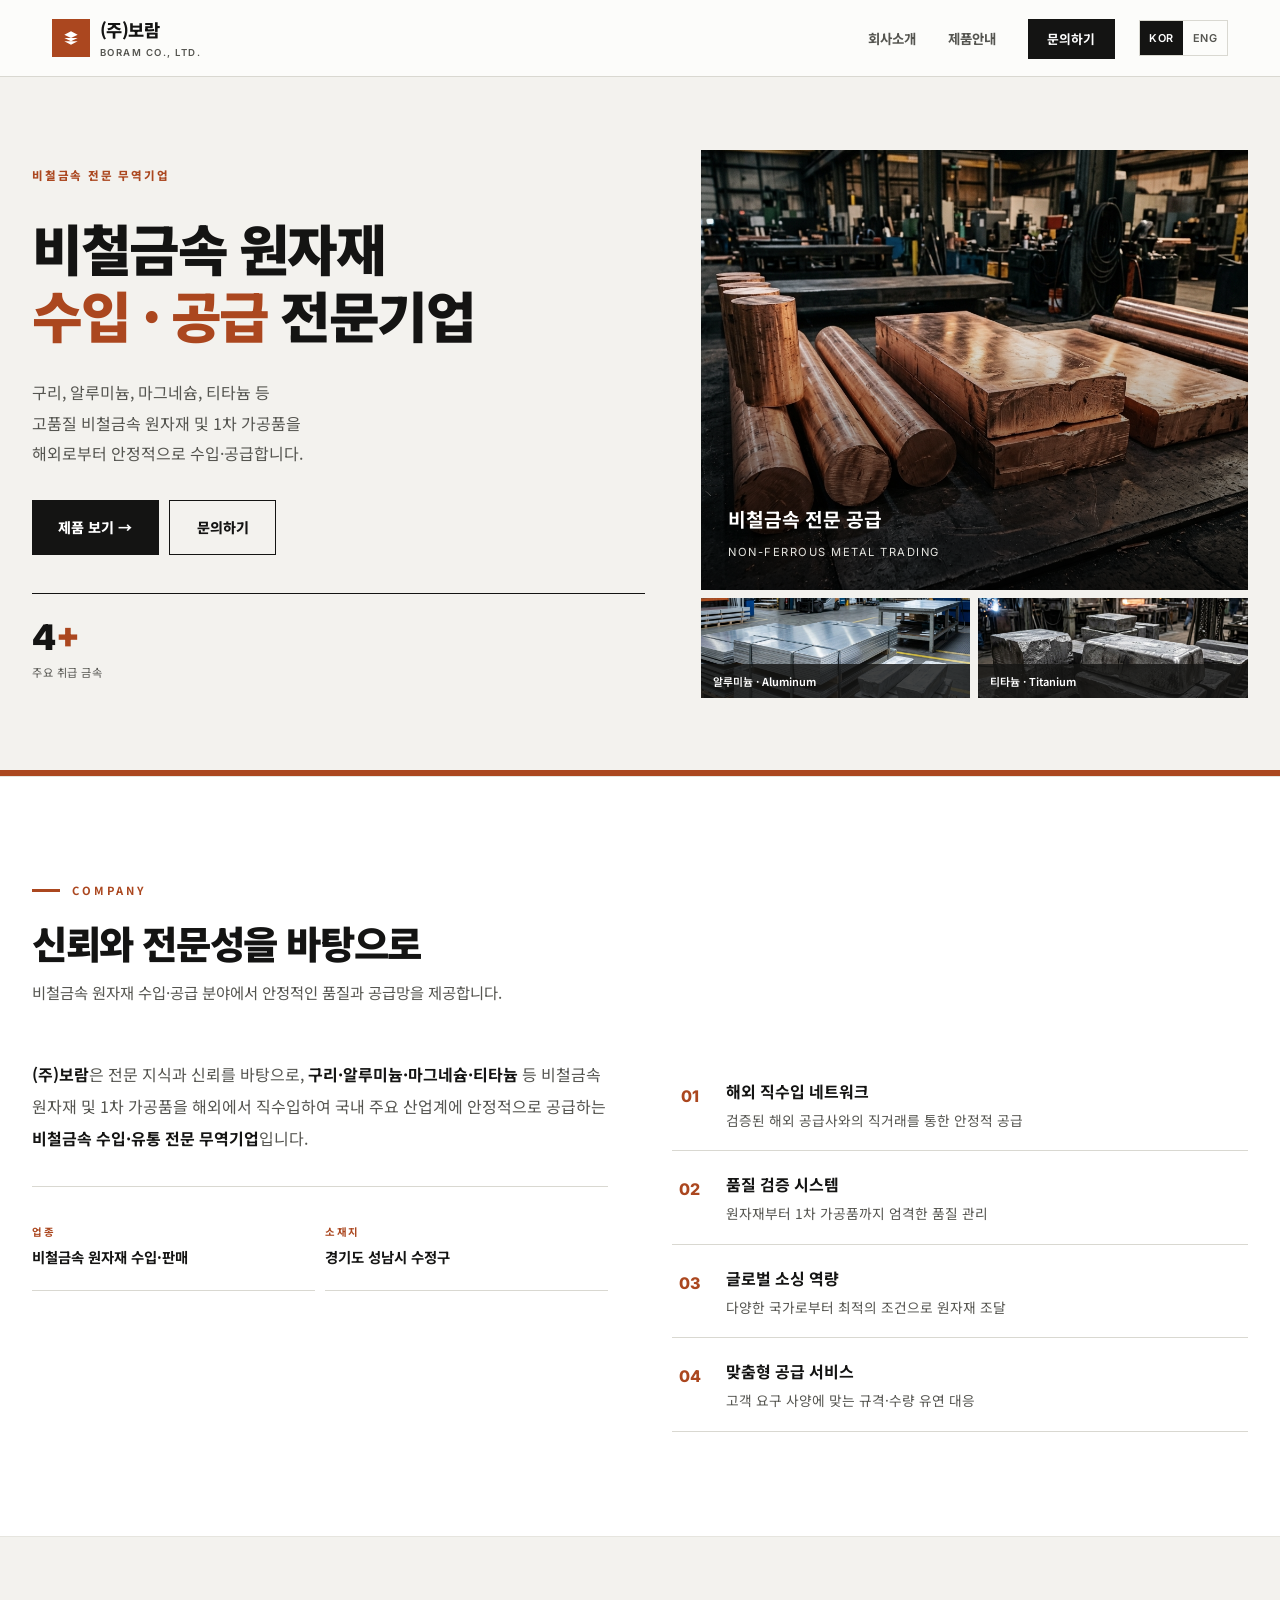
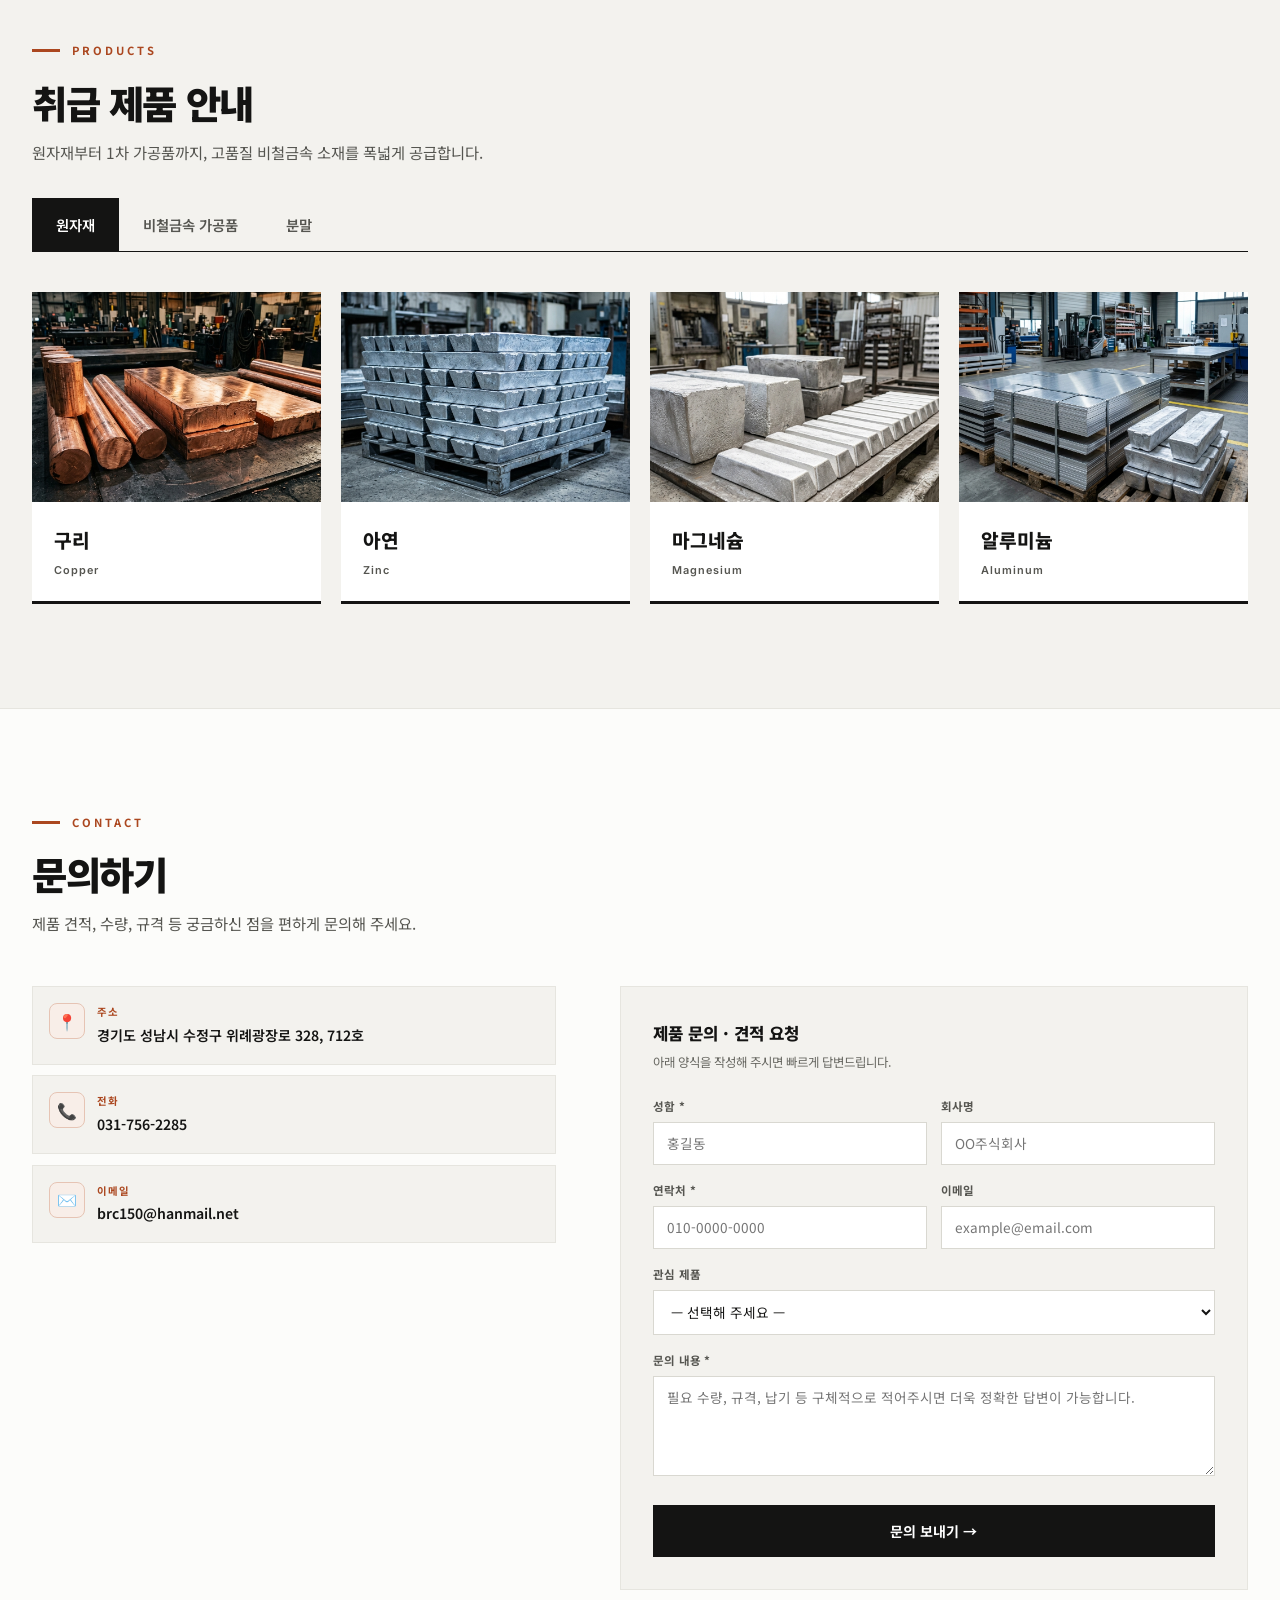
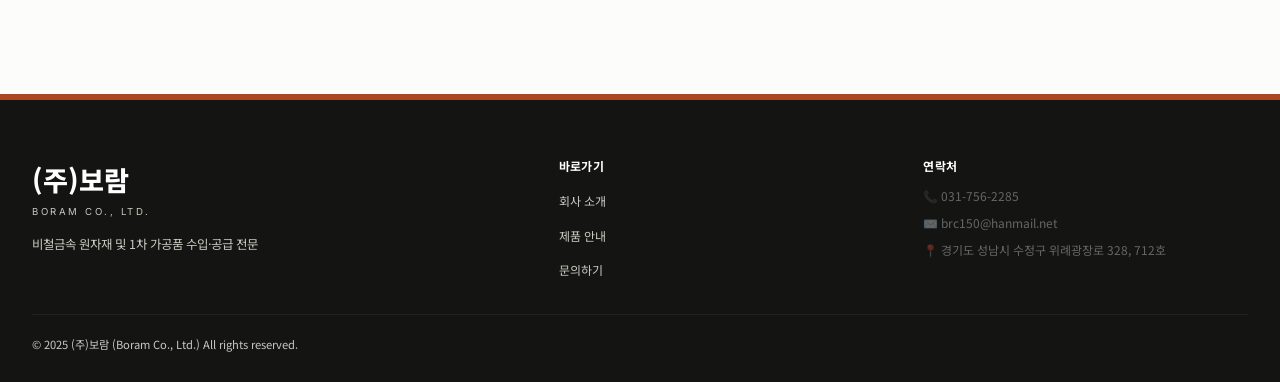
<file: index.html>
<!DOCTYPE html>
<html lang="ko">
<head>
  <meta charset="UTF-8" />
  <meta name="viewport" content="width=device-width, initial-scale=1.0" />
  <title>(주)보람 | 비철금속 원자재 수입 · 판매 전문</title>
  <meta name="description" content="(주)보람은 구리, 알루미늄, 마그네슘, 티타늄 등 비철금속 원자재 및 1차 가공품을 해외에서 수입·판매하는 전문 무역기업입니다." />
  <link rel="preconnect" href="https://fonts.googleapis.com" />
  <link rel="preconnect" href="https://fonts.gstatic.com" crossorigin />
  <link href="https://fonts.googleapis.com/css2?family=Inter:wght@300;400;500;600;700;800;900&family=Noto+Sans+KR:wght@300;400;500;600;700;800&display=swap" rel="stylesheet" />
  <style>
    *, *::before, *::after { box-sizing: border-box; margin: 0; padding: 0; }

    :root {
      --white: #ffffff;
      --bg: #fafbfc;
      --bg-warm: #faf9f7;
      --border: #eaedf2;
      --border-lt: #f2f3f6;
      --ink: #111827;
      --ink-mid: #4b5563;
      --ink-soft: #9ca3af;
      --accent: #c2703e;
      --accent-hover: #a85d32;
      --accent-bg: rgba(194,112,62,.06);
      --accent-bdr: rgba(194,112,62,.15);
      --shadow-xs: 0 1px 2px rgba(0,0,0,.04);
      --shadow-sm: 0 1px 8px rgba(0,0,0,.06);
      --shadow-md: 0 4px 24px rgba(0,0,0,.08);
      --radius: 12px;
      --radius-lg: 16px;
      --ease: .3s cubic-bezier(.4,0,.2,1);
    }

    html { scroll-behavior: smooth; }
    body { font-family: 'Noto Sans KR', 'Inter', sans-serif; color: var(--ink); background: var(--white); line-height: 1.7; }
    ::-webkit-scrollbar { width: 4px; }
    ::-webkit-scrollbar-thumb { background: var(--border); border-radius: 4px; }

    /* ── NAV ── */
    nav {
      position: fixed; top: 0; width: 100%; z-index: 100;
      background: rgba(255,255,255,.92); backdrop-filter: blur(20px);
      border-bottom: 1px solid var(--border-lt);
    }
    nav.scrolled { border-color: var(--border); }
    .n-inner {
      max-width: 1100px; margin: 0 auto;
      display: flex; align-items: center; justify-content: space-between;
      padding: 0 2rem; height: 60px;
    }
    .logo { display: flex; align-items: center; gap: .6rem; text-decoration: none; }
    .logo-mark {
      width: 30px; height: 30px; border-radius: 8px;
      background: var(--ink); display: flex; align-items: center; justify-content: center;
    }
    .logo-mark svg { width: 16px; height: 16px; fill: var(--white); }
    .logo-name { font-size: .92rem; font-weight: 800; color: var(--ink); letter-spacing: -.5px; }
    .logo-sub { font-size: .58rem; font-weight: 600; color: var(--ink-soft); letter-spacing: 1.5px; font-family: 'Inter', sans-serif; text-transform: uppercase; }

    .n-right { display: flex; align-items: center; gap: 1.5rem; }
    .n-links { display: flex; gap: 2rem; list-style: none; }
    .n-links a { font-size: .84rem; font-weight: 500; color: var(--ink-mid); text-decoration: none; transition: color var(--ease); }
    .n-links a:hover { color: var(--ink); }
    .n-cta {
      background: var(--ink); color: var(--white) !important;
      padding: .42rem 1.1rem; border-radius: 8px;
      font-weight: 700 !important; font-size: .8rem !important;
      transition: opacity var(--ease) !important;
    }
    .n-cta:hover { opacity: .85 !important; }
    .lang { display: flex; border: 1px solid var(--border); border-radius: 6px; overflow: hidden; }
    .lang button {
      font-size: .68rem; font-weight: 600; padding: .3rem .6rem; border: none;
      background: transparent; color: var(--ink-soft); cursor: pointer;
      font-family: 'Inter', sans-serif; letter-spacing: .5px; transition: all var(--ease);
    }
    .lang button.active { background: var(--ink); color: var(--white); }
    .hamburger { display: none; flex-direction: column; gap: 4px; cursor: pointer; }
    .hamburger span { width: 20px; height: 1.5px; background: var(--ink); }

    /* ── HERO ── */
    .hero {
      padding: 140px 2rem 100px;
      background: var(--bg-warm);
      position: relative; overflow: hidden;
    }
    /* subtle grain texture */
    .hero::before {
      content: ''; position: absolute; inset: 0; pointer-events: none; opacity: .35;
      background: url("data:image/svg+xml,%3Csvg width='40' height='40' xmlns='http://www.w3.org/2000/svg'%3E%3Cfilter id='n'%3E%3CfeTurbulence baseFrequency='.8' numOctaves='4' stitchTiles='stitch'/%3E%3C/filter%3E%3Crect width='100%25' height='100%25' filter='url(%23n)' opacity='.04'/%3E%3C/svg%3E");
    }
    /* soft top gradient line */
    .hero::after {
      content: ''; position: absolute; top: 60px; left: 50%; transform: translateX(-50%);
      width: 200px; height: 1px;
      background: linear-gradient(90deg, transparent, var(--accent-bdr), transparent);
    }

    .hero-inner {
      max-width: 1100px; margin: 0 auto;
      display: grid; grid-template-columns: 1fr 1fr; gap: 4rem; align-items: center;
      position: relative; z-index: 1;
    }

    .hero-eyebrow {
      font-size: .7rem; font-weight: 600; letter-spacing: 2px; text-transform: uppercase;
      color: var(--accent); margin-bottom: 1.25rem;
      animation: fadeUp .6s ease both;
    }
    h1 {
      font-size: clamp(2rem, 3.2vw, 2.8rem);
      font-weight: 800; line-height: 1.2; letter-spacing: -1.5px;
      color: var(--ink); margin-bottom: 1.25rem;
      animation: fadeUp .6s .08s ease both;
    }
    h1 em { font-style: normal; color: var(--accent); }
    .hero-desc {
      font-size: .95rem; color: var(--ink-mid); line-height: 1.85; margin-bottom: 2rem;
      animation: fadeUp .6s .16s ease both;
    }

    .hero-btns { display: flex; gap: .65rem; animation: fadeUp .6s .24s ease both; }
    .btn {
      display: inline-flex; align-items: center; gap: .4rem;
      padding: .7rem 1.5rem; border-radius: 8px; font-size: .88rem; font-weight: 700;
      text-decoration: none; cursor: pointer; border: none; transition: all var(--ease);
      font-family: 'Noto Sans KR', sans-serif;
    }
    .btn-dark { background: var(--ink); color: var(--white); }
    .btn-dark:hover { opacity: .88; }
    .btn-light { background: var(--white); color: var(--ink); border: 1px solid var(--border); }
    .btn-light:hover { border-color: var(--ink); }

    .hero-stats {
      display: flex; gap: 2.5rem; margin-top: 3rem; padding-top: 2rem;
      border-top: 1px solid var(--border);
      animation: fadeUp .6s .32s ease both;
    }
    .st-num { font-family: 'Inter', sans-serif; font-size: 1.6rem; font-weight: 800; color: var(--ink); line-height: 1; margin-bottom: .25rem; }
    .st-num b { color: var(--accent); font-weight: inherit; }
    .st-lab { font-size: .7rem; color: var(--ink-soft); letter-spacing: .5px; }

    /* hero image */
    .hero-vis { animation: fadeUp .7s .2s ease both; }
    .hero-img-main {
      border-radius: var(--radius-lg); overflow: hidden; height: 360px;
      position: relative;
    }
    .hero-img-main img { width: 100%; height: 100%; object-fit: cover; }
    .hero-img-main::after {
      content: ''; position: absolute; inset: 0;
      background: linear-gradient(to top, rgba(17,24,39,.5) 0%, transparent 50%);
    }
    .hero-img-cap {
      position: absolute; bottom: 1.25rem; left: 1.25rem; z-index: 1;
    }
    .hero-img-cap strong { display: block; font-size: .95rem; font-weight: 700; color: white; }
    .hero-img-cap span { font-size: .7rem; color: rgba(255,255,255,.65); letter-spacing: 1.5px; font-family: 'Inter', sans-serif; text-transform: uppercase; }

    .hero-thumbs { display: grid; grid-template-columns: 1fr 1fr; gap: .65rem; margin-top: .65rem; }
    .thumb {
      border-radius: 10px; overflow: hidden; height: 100px;
      position: relative;
    }
    .thumb img { width: 100%; height: 100%; object-fit: cover; transition: transform .5s ease; }
    .thumb:hover img { transform: scale(1.06); }
    .thumb-label {
      position: absolute; bottom: 0; left: 0; right: 0;
      background: rgba(17,24,39,.45); backdrop-filter: blur(4px);
      color: white; font-size: .68rem; font-weight: 600; padding: .3rem .6rem;
    }

    /* ── SECTIONS ── */
    section { padding: 80px 2rem; }
    .inner { max-width: 1100px; margin: 0 auto; }

    .tag {
      font-size: .66rem; font-weight: 700; letter-spacing: 3px; text-transform: uppercase;
      color: var(--accent); margin-bottom: .6rem;
    }
    .sec-title {
      font-size: clamp(1.5rem, 2.2vw, 2rem); font-weight: 800;
      letter-spacing: -1px; line-height: 1.3; margin-bottom: .7rem; color: var(--ink);
    }
    .sec-desc { font-size: .9rem; color: var(--ink-mid); max-width: 480px; line-height: 1.8; }

    /* ── ABOUT ── */
    #about { background: var(--white); border-top: 1px solid var(--border-lt); }
    .about-grid { display: grid; grid-template-columns: 1fr 1fr; gap: 3.5rem; margin-top: 3rem; align-items: start; }

    .about-text {
      background: var(--bg-warm); border-radius: var(--radius-lg); padding: 2rem;
      border: 1px solid var(--border-lt); margin-bottom: 1rem;
    }
    .about-text p { font-size: .9rem; color: var(--ink-mid); line-height: 1.9; }
    .about-text strong { color: var(--ink); }

    .kpi-row { display: grid; grid-template-columns: 1fr 1fr; gap: .65rem; }
    .kpi {
      background: var(--white); border: 1px solid var(--border); border-radius: var(--radius);
      padding: 1.15rem; transition: transform var(--ease);
    }
    .kpi:hover { transform: translateY(-2px); }
    .kpi-lab { font-size: .65rem; font-weight: 700; color: var(--accent); letter-spacing: 1.5px; text-transform: uppercase; margin-bottom: .3rem; }
    .kpi-val { font-size: .9rem; font-weight: 700; color: var(--ink); }

    .feat-list { display: flex; flex-direction: column; gap: .65rem; }
    .feat {
      display: flex; gap: .85rem; padding: 1.1rem; border-radius: var(--radius);
      border: 1px solid var(--border-lt); background: var(--bg-warm);
      transition: border-color var(--ease), transform var(--ease);
    }
    .feat:hover { border-color: var(--border); transform: translateX(3px); }
    .feat-ico {
      width: 36px; height: 36px; border-radius: 8px; flex-shrink: 0;
      background: var(--accent-bg); border: 1px solid var(--accent-bdr);
      display: flex; align-items: center; justify-content: center; font-size: 1rem;
    }
    .feat-t { font-size: .85rem; font-weight: 700; color: var(--ink); margin-bottom: .15rem; }
    .feat-d { font-size: .78rem; color: var(--ink-soft); line-height: 1.5; }

    /* ── PRODUCTS ── */
    #products { background: var(--bg-warm); border-top: 1px solid var(--border-lt); }
    .prod-head { margin-bottom: 2.5rem; }
    .tabs { display: flex; gap: .4rem; margin-top: 1.5rem; }
    .tab {
      background: transparent; border: 1px solid var(--border); color: var(--ink-mid);
      border-radius: 6px; padding: .42rem 1rem; font-size: .8rem; font-weight: 600;
      cursor: pointer; transition: all var(--ease); font-family: 'Noto Sans KR', sans-serif;
    }
    .tab:hover { color: var(--ink); border-color: var(--ink-mid); }
    .tab.active { background: var(--ink); color: var(--white); border-color: var(--ink); }

    .panel { display: none; }
    .panel.active { display: block; animation: fadeUp .3s ease; }

    /* raw grid */
    .raw-g { display: grid; grid-template-columns: repeat(4,1fr); gap: 1rem; }
    .raw-c {
      background: var(--white); border: 1px solid var(--border); border-radius: var(--radius);
      overflow: hidden; transition: all var(--ease);
    }
    .raw-c:hover { border-color: var(--accent-bdr); box-shadow: var(--shadow-md); transform: translateY(-3px); }
    .raw-c-img { height: 140px; overflow: hidden; }
    .raw-c-img img { width: 100%; height: 100%; object-fit: cover; transition: transform .5s ease; }
    .raw-c:hover .raw-c-img img { transform: scale(1.05); }
    .raw-c-body { padding: 1rem; text-align: center; }
    .raw-c-name { font-size: .95rem; font-weight: 800; color: var(--ink); }
    .raw-c-en { font-size: .68rem; font-weight: 600; color: var(--ink-soft); letter-spacing: 1px; font-family: 'Inter', sans-serif; }

    /* nonfer grid */
    .nf-g { display: grid; grid-template-columns: repeat(3,1fr); gap: 1rem; }
    .nf-c {
      background: var(--white); border: 1px solid var(--border); border-radius: var(--radius);
      overflow: hidden; transition: all var(--ease);
    }
    .nf-c:hover { border-color: var(--accent-bdr); box-shadow: var(--shadow-md); transform: translateY(-3px); }
    .nf-c.wide { grid-column: span 2; }
    .nf-c-img { height: 175px; overflow: hidden; position: relative; }
    .nf-c-img img { width: 100%; height: 100%; object-fit: cover; transition: transform .5s ease; }
    .nf-c:hover .nf-c-img img { transform: scale(1.05); }
    .nf-badge {
      position: absolute; top: .65rem; left: .65rem;
      background: rgba(255,255,255,.9); backdrop-filter: blur(4px);
      border-radius: 100px; padding: .2rem .65rem;
      font-size: .64rem; font-weight: 700; color: var(--ink); letter-spacing: .5px;
    }
    .nf-body { padding: 1.25rem; }
    .nf-head { display: flex; align-items: center; gap: .6rem; margin-bottom: .85rem; }
    .nf-name { font-size: .95rem; font-weight: 800; color: var(--ink); }
    .nf-en { font-size: .66rem; color: var(--ink-soft); letter-spacing: .8px; font-family: 'Inter', sans-serif; }

    .p-list { list-style: none; }
    .p-list li {
      font-size: .82rem; color: var(--ink-mid); padding: .4rem 0;
      border-bottom: 1px solid var(--border-lt);
      display: flex; align-items: center; gap: .5rem;
    }
    .p-list li:last-child { border-bottom: none; }
    .p-list li::before { content: ''; width: 4px; height: 4px; border-radius: 50%; background: var(--accent); flex-shrink: 0; }
    .p-list li b { color: var(--ink); font-weight: 600; }

    .alloy-sec { margin-top: 1rem; padding-top: 1rem; border-top: 1px solid var(--border-lt); }
    .alloy-lab { font-size: .65rem; font-weight: 700; color: var(--accent); letter-spacing: 1.5px; text-transform: uppercase; margin-bottom: .6rem; }
    .chips { display: flex; flex-wrap: wrap; gap: .35rem; }
    .chip {
      background: var(--accent-bg); border: 1px solid var(--accent-bdr);
      color: var(--accent); border-radius: 100px; padding: .25rem .75rem;
      font-size: .75rem; font-weight: 700; font-family: 'Inter', sans-serif;
      transition: all var(--ease);
    }
    .chip:hover { background: var(--accent); color: var(--white); border-color: var(--accent); }
    .chip small { font-family: 'Noto Sans KR', sans-serif; font-weight: 400; color: var(--ink-soft); font-size: .68rem; }
    .chip:hover small { color: rgba(255,255,255,.7); }

    /* powder */
    .powder-g { display: grid; grid-template-columns: 1fr 1fr; gap: 2.5rem; align-items: center; }
    .powder-img { border-radius: var(--radius-lg); overflow: hidden; height: 280px; }
    .powder-img img { width: 100%; height: 100%; object-fit: cover; }
    .powder-txt h3 { font-size: 1.35rem; font-weight: 800; color: var(--ink); letter-spacing: -.5px; margin-bottom: .65rem; }
    .powder-txt p { font-size: .9rem; color: var(--ink-mid); line-height: 1.85; margin-bottom: 1.5rem; }

    /* ── CONTACT ── */
    #contact { background: var(--white); border-top: 1px solid var(--border-lt); }
    .contact-g { display: grid; grid-template-columns: 1fr 1.2fr; gap: 3rem; margin-top: 3rem; align-items: start; }

    .c-cards { display: flex; flex-direction: column; gap: .65rem; }
    .c-card {
      display: flex; gap: .75rem; padding: 1rem; border-radius: var(--radius);
      border: 1px solid var(--border-lt); background: var(--bg-warm);
      transition: border-color var(--ease);
    }
    .c-card:hover { border-color: var(--border); }
    .c-ico {
      width: 36px; height: 36px; border-radius: 8px; flex-shrink: 0;
      background: var(--accent-bg); border: 1px solid var(--accent-bdr);
      display: flex; align-items: center; justify-content: center; font-size: 1rem;
    }
    .c-lab { font-size: .65rem; font-weight: 700; color: var(--accent); letter-spacing: 1px; text-transform: uppercase; margin-bottom: .2rem; }
    .c-val { font-size: .88rem; font-weight: 600; color: var(--ink); }
    .c-val a { color: inherit; text-decoration: none; }
    .c-val a:hover { color: var(--accent); }

    .form-box {
      background: var(--bg-warm); border: 1px solid var(--border-lt);
      border-radius: var(--radius-lg); padding: 2rem;
    }
    .form-title { font-size: 1.05rem; font-weight: 800; color: var(--ink); margin-bottom: .25rem; }
    .form-sub { font-size: .78rem; color: var(--ink-soft); margin-bottom: 1.5rem; }
    .fg { margin-bottom: 1rem; }
    .fl { display: block; font-size: .72rem; font-weight: 700; color: var(--ink-mid); margin-bottom: .35rem; letter-spacing: .3px; }
    .fi, .ft, .fs {
      width: 100%; padding: .65rem .85rem;
      border: 1px solid var(--border); border-radius: 8px;
      font-family: 'Noto Sans KR', sans-serif; font-size: .85rem;
      color: var(--ink); background: var(--white); outline: none;
      transition: border-color var(--ease);
    }
    .fi:focus, .ft:focus, .fs:focus { border-color: var(--accent); }
    .ft { resize: vertical; min-height: 100px; }
    .fr { display: grid; grid-template-columns: 1fr 1fr; gap: .85rem; }
    .f-btn {
      width: 100%; background: var(--ink); color: var(--white); border: none;
      border-radius: 8px; padding: .8rem; font-size: .88rem; font-weight: 700;
      font-family: 'Noto Sans KR', sans-serif; cursor: pointer;
      transition: opacity var(--ease); margin-top: .35rem;
    }
    .f-btn:hover { opacity: .85; }
    .f-ok { display: none; text-align: center; padding: 2rem; }
    .f-ok p { color: var(--ink-mid); font-size: .88rem; }

    /* ── FOOTER ── */
    footer {
      background: var(--ink); padding: 2.5rem 2rem 1.75rem;
    }
    .foot-inner {
      max-width: 1100px; margin: 0 auto;
      display: grid; grid-template-columns: 1.5fr 1fr 1fr; gap: 2.5rem;
    }
    .foot-name { font-size: 1rem; font-weight: 800; color: white; margin-bottom: .15rem; }
    .foot-en { font-size: .6rem; letter-spacing: 2.5px; color: var(--accent); font-family: 'Inter', sans-serif; text-transform: uppercase; margin-bottom: .75rem; }
    .foot-tag { font-size: .78rem; color: rgba(255,255,255,.35); line-height: 1.8; }
    .foot-col-t { font-size: .75rem; font-weight: 700; color: white; margin-bottom: .65rem; letter-spacing: .3px; }
    .foot-links { list-style: none; }
    .foot-links li { margin-bottom: .45rem; }
    .foot-links a { font-size: .75rem; color: rgba(255,255,255,.35); text-decoration: none; transition: color var(--ease); }
    .foot-links a:hover { color: var(--accent); }
    .foot-info li { font-size: .75rem; color: rgba(255,255,255,.35); margin-bottom: .4rem; list-style: none; }
    .foot-bot {
      max-width: 1100px; margin: 1.5rem auto 0;
      padding-top: 1.25rem; border-top: 1px solid rgba(255,255,255,.06);
      display: flex; justify-content: space-between; flex-wrap: wrap; gap: .5rem;
      font-size: .7rem; color: rgba(255,255,255,.2);
    }

    /* ── ANIM ── */
    @keyframes fadeUp { from { opacity:0; transform:translateY(16px); } to { opacity:1; transform:none; } }
    .reveal { opacity:0; transform:translateY(18px); transition: opacity .55s ease, transform .55s ease; }
    .reveal.visible { opacity:1; transform:none; }

    /* ── RESPONSIVE ── */
    @media (max-width:960px) {
      .hero-inner { grid-template-columns:1fr; }
      .hero-vis { display:none; }
      .about-grid { grid-template-columns:1fr; gap:2rem; }
      .nf-g { grid-template-columns:1fr; }
      .nf-c.wide { grid-column:span 1; }
      .raw-g { grid-template-columns:1fr 1fr; }
      .contact-g { grid-template-columns:1fr; }
      .foot-inner { grid-template-columns:1fr; gap:1.5rem; }
      .powder-g { grid-template-columns:1fr; }
    }
    @media (max-width:600px) {
      section { padding:60px 1.25rem; }
      .n-links { display:none; }
      .n-links.open {
        display:flex; flex-direction:column;
        position:fixed; top:60px; left:0; right:0;
        background:white; padding:1.25rem; z-index:99;
        border-bottom:1px solid var(--border);
      }
      .n-links.open li { border-bottom:1px solid var(--border-lt); }
      .n-links.open a { display:block; padding:.8rem 0; }
      .hamburger { display:flex; }
      .raw-g { grid-template-columns:1fr 1fr; }
      .kpi-row { grid-template-columns:1fr; }
      .fr { grid-template-columns:1fr; }
    }
  </style>
  <link rel="stylesheet" href="design.css" />
</head>
<body>

  <!-- NAV -->
  <nav id="navbar">
    <div class="n-inner">
      <a href="#top" class="logo">
        <div class="logo-mark">
          <svg viewBox="0 0 24 24"><path d="M12 2L2 7l10 5 10-5-10-5zM2 17l10 5 10-5M2 12l10 5 10-5"/></svg>
        </div>
        <div>
          <div class="logo-name">(주)보람</div>
          <div class="logo-sub">Boram Co., Ltd.</div>
        </div>
      </a>
      <div class="n-right">
        <ul class="n-links" id="navLinks">
          <li><a href="#about">회사소개</a></li>
          <li><a href="#products">제품안내</a></li>
          <li><a href="#contact" class="n-cta">문의하기</a></li>
        </ul>
        <div class="lang">
          <button class="active">KOR</button>
          <button onclick="window.location.href='index_en.html'">ENG</button>
        </div>
        <div class="hamburger" onclick="document.getElementById('navLinks').classList.toggle('open')">
          <span></span><span></span><span></span>
        </div>
      </div>
    </div>
  </nav>

  <!-- HERO -->
  <section class="hero" id="top">
    <div class="hero-inner">
      <div>
        <div class="hero-eyebrow">비철금속 전문 무역기업</div>
        <h1>비철금속 원자재<br /><em>수입 · 공급</em> 전문기업</h1>
        <p class="hero-desc">
          구리, 알루미늄, 마그네슘, 티타늄 등<br />
          고품질 비철금속 원자재 및 1차 가공품을<br />
          해외로부터 안정적으로 수입·공급합니다.
        </p>
        <div class="hero-btns">
          <a href="#products" class="btn btn-dark">제품 보기 →</a>
          <a href="#contact" class="btn btn-light">문의하기</a>
        </div>
        <div class="hero-stats">
          <div><div class="st-num">4<b>+</b></div><div class="st-lab">주요 취급 금속</div></div>
        </div>
      </div>
      <div class="hero-vis">
        <div class="hero-img-main">
          <img src="img_copper.png" alt="구리 제품" />
          <div class="hero-img-cap">
            <strong>비철금속 전문 공급</strong>
            <span>Non-Ferrous Metal Trading</span>
          </div>
        </div>
        <div class="hero-thumbs">
          <div class="thumb">
            <img src="img_aluminum.png" alt="알루미늄" />
            <div class="thumb-label">알루미늄 · Aluminum</div>
          </div>
          <div class="thumb">
            <img src="img_titanium.png" alt="티타늄" />
            <div class="thumb-label">티타늄 · Titanium</div>
          </div>
        </div>
      </div>
    </div>
  </section>

  <!-- ABOUT -->
  <section id="about">
    <div class="inner">
      <div class="tag">Company</div>
      <h2 class="sec-title">신뢰와 전문성을 바탕으로</h2>
      <p class="sec-desc">비철금속 원자재 수입·공급 분야에서 안정적인 품질과 공급망을 제공합니다.</p>

      <div class="about-grid">
        <div class="reveal">
          <div class="about-text">
            <p>
              <strong>(주)보람</strong>은 전문 지식과 신뢰를 바탕으로, <strong>구리·알루미늄·마그네슘·티타늄</strong> 등 비철금속 원자재 및 1차 가공품을 해외에서 직수입하여 국내 주요 산업계에 안정적으로 공급하는 <strong>비철금속 수입·유통 전문 무역기업</strong>입니다.
            </p>
          </div>
          <div class="kpi-row">
            <div class="kpi"><div class="kpi-lab">업종</div><div class="kpi-val">비철금속 원자재 수입·판매</div></div>
            <div class="kpi"><div class="kpi-lab">소재지</div><div class="kpi-val">경기도 성남시 수정구</div></div>
          </div>
        </div>
        <div class="feat-list reveal">
          <div class="feat"><div class="feat-ico">🌏</div><div><div class="feat-t">해외 직수입 네트워크</div><div class="feat-d">검증된 해외 공급사와의 직거래를 통한 안정적 공급</div></div></div>
          <div class="feat"><div class="feat-ico">🔬</div><div><div class="feat-t">품질 검증 시스템</div><div class="feat-d">원자재부터 1차 가공품까지 엄격한 품질 관리</div></div></div>
          <div class="feat"><div class="feat-ico">🚀</div><div><div class="feat-t">글로벌 소싱 역량</div><div class="feat-d">다양한 국가로부터 최적의 조건으로 원자재 조달</div></div></div>
          <div class="feat"><div class="feat-ico">🤝</div><div><div class="feat-t">맞춤형 공급 서비스</div><div class="feat-d">고객 요구 사양에 맞는 규격·수량 유연 대응</div></div></div>
        </div>
      </div>
    </div>
  </section>

  <!-- PRODUCTS -->
  <section id="products">
    <div class="inner">
      <div class="prod-head">
        <div class="tag">Products</div>
        <h2 class="sec-title">취급 제품 안내</h2>
        <p class="sec-desc">원자재부터 1차 가공품까지, 고품질 비철금속 소재를 폭넓게 공급합니다.</p>
        <div class="tabs">
          <button class="tab active" id="tab-raw" onclick="switchTab('raw')">원자재</button>
          <button class="tab" id="tab-nonfer" onclick="switchTab('nonfer')">비철금속 가공품</button>
          <button class="tab" id="tab-powder" onclick="switchTab('powder')">분말</button>
        </div>
      </div>

      <!-- 원자재 -->
      <div class="panel active reveal" id="panel-raw">
        <div class="raw-g">
          <div class="raw-c"><div class="raw-c-img"><img src="img_copper.png" alt="구리" /></div><div class="raw-c-body"><div class="raw-c-name">구리</div><div class="raw-c-en">Copper</div></div></div>
          <div class="raw-c"><div class="raw-c-img"><img src="img_zinc.png" alt="아연" /></div><div class="raw-c-body"><div class="raw-c-name">아연</div><div class="raw-c-en">Zinc</div></div></div>
          <div class="raw-c"><div class="raw-c-img"><img src="img_magnesium.png" alt="마그네슘" /></div><div class="raw-c-body"><div class="raw-c-name">마그네슘</div><div class="raw-c-en">Magnesium</div></div></div>
          <div class="raw-c"><div class="raw-c-img"><img src="img_aluminum.png" alt="알루미늄" /></div><div class="raw-c-body"><div class="raw-c-name">알루미늄</div><div class="raw-c-en">Aluminum</div></div></div>
        </div>
      </div>

      <!-- 비철금속 가공품 -->
      <div class="panel reveal" id="panel-nonfer">
        <div class="nf-g">
          <div class="nf-c wide">
            <div class="nf-c-img"><img src="img_copper.png" alt="구리 가공품" /><div class="nf-badge">Copper Products</div></div>
            <div class="nf-body">
              <div class="nf-head"><div class="nf-name">구리 (Copper)</div></div>
              <ul class="p-list">
                <li><b>황동제품</b> — Brass Products</li>
                <li><b>스트립</b> — Copper Strip</li>
                <li><b>슬라브 (케이크)</b> — Copper Slab / Cake</li>
                <li><b>무산소동 빌레트</b> — Oxygen-Free Copper Billet</li>
              </ul>
              <div class="alloy-sec">
                <div class="alloy-lab">구리모합금 (Master Alloy)</div>
                <div class="chips">
                  <span class="chip">CuMg 50% <small>마그네슘동</small></span>
                  <span class="chip">CuCr 10% <small>크롬동</small></span>
                  <span class="chip">CuZr 10% <small>지르코늄동</small></span>
                  <span class="chip">CuP 15% <small>인동</small></span>
                </div>
              </div>
            </div>
          </div>
          <div class="nf-c">
            <div class="nf-c-img"><img src="img_aluminum.png" alt="알루미늄" /><div class="nf-badge">Aluminum</div></div>
            <div class="nf-body">
              <div class="nf-head"><div class="nf-name">알루미늄</div></div>
              <ul class="p-list"><li><b>알루미늄 플레이트</b> — Aluminum Plate</li></ul>
            </div>
          </div>
          <div class="nf-c">
            <div class="nf-c-img"><img src="img_titanium.png" alt="티타늄" /><div class="nf-badge">Titanium</div></div>
            <div class="nf-body">
              <div class="nf-head"><div class="nf-name">티타늄</div></div>
              <ul class="p-list">
                <li><b>티타늄 소재</b> — Titanium Material</li>
                <li>규격·형태 문의 접수</li>
              </ul>
            </div>
          </div>
        </div>
      </div>

      <!-- 분말 -->
      <div class="panel reveal" id="panel-powder">
        <div class="powder-g">
          <div class="powder-img"><img src="img_powder.png" alt="금속 분말" /></div>
          <div class="powder-txt">
            <h3>금속 분말<br />Metal Powder</h3>
            <p>비철금속 분말 소재를 취급합니다.<br />필요하신 소재·규격에 대해 문의해 주시면 신속하게 안내드립니다.</p>
            <a href="#contact" class="btn btn-dark">분말 제품 문의하기 →</a>
          </div>
        </div>
      </div>
    </div>
  </section>

  <!-- CONTACT -->
  <section id="contact">
    <div class="inner">
      <div class="tag">Contact</div>
      <h2 class="sec-title">문의하기</h2>
      <p class="sec-desc">제품 견적, 수량, 규격 등 궁금하신 점을 편하게 문의해 주세요.</p>

      <div class="contact-g">
        <div class="c-cards reveal">
          <div class="c-card"><div class="c-ico">📍</div><div><div class="c-lab">주소</div><div class="c-val">경기도 성남시 수정구 위례광장로 328, 712호</div></div></div>
          <div class="c-card"><div class="c-ico">📞</div><div><div class="c-lab">전화</div><div class="c-val"><a href="tel:031-756-2285">031-756-2285</a></div></div></div>
          <div class="c-card"><div class="c-ico">✉️</div><div><div class="c-lab">이메일</div><div class="c-val"><a href="mailto:brc150@hanmail.net">brc150@hanmail.net</a></div></div></div>
        </div>

        <div class="form-box reveal">
          <div class="form-title">제품 문의 · 견적 요청</div>
          <div class="form-sub">아래 양식을 작성해 주시면 빠르게 답변드립니다.</div>
          <form id="contactForm" onsubmit="submitForm(event)">
            <div class="fr">
              <div class="fg"><label class="fl">성함 *</label><input class="fi" type="text" placeholder="홍길동" required /></div>
              <div class="fg"><label class="fl">회사명</label><input class="fi" type="text" placeholder="OO주식회사" /></div>
            </div>
            <div class="fr">
              <div class="fg"><label class="fl">연락처 *</label><input class="fi" type="tel" placeholder="010-0000-0000" required /></div>
              <div class="fg"><label class="fl">이메일</label><input class="fi" type="email" placeholder="example@email.com" /></div>
            </div>
            <div class="fg">
              <label class="fl">관심 제품</label>
              <select class="fs">
                <option value="">— 선택해 주세요 —</option>
                <optgroup label="원자재"><option>구리</option><option>아연</option><option>마그네슘</option><option>알루미늄</option></optgroup>
                <optgroup label="비철금속 가공품"><option>무산소동 빌레트</option><option>슬라브 (케이크)</option><option>스트립</option><option>황동제품</option><option>구리모합금</option><option>알루미늄 플레이트</option><option>티타늄</option></optgroup>
                <optgroup label="분말"><option>금속 분말</option></optgroup>
                <option>기타 문의</option>
              </select>
            </div>
            <div class="fg"><label class="fl">문의 내용 *</label><textarea class="ft" placeholder="필요 수량, 규격, 납기 등 구체적으로 적어주시면 더욱 정확한 답변이 가능합니다." required></textarea></div>
            <button type="submit" class="f-btn" id="submitBtn">문의 보내기 →</button>
          </form>
          <div class="f-ok" id="formOk"><p>✅ <strong>문의가 접수되었습니다!</strong><br />빠른 시일 내에 연락드리겠습니다.</p></div>
        </div>
      </div>
    </div>
  </section>

  <!-- FOOTER -->
  <footer>
    <div class="foot-inner">
      <div>
        <div class="foot-name">(주)보람</div>
        <div class="foot-en">Boram Co., Ltd.</div>
        <p class="foot-tag">비철금속 원자재 및 1차 가공품 수입·공급 전문</p>
      </div>
      <div>
        <div class="foot-col-t">바로가기</div>
        <ul class="foot-links"><li><a href="#about">회사 소개</a></li><li><a href="#products">제품 안내</a></li><li><a href="#contact">문의하기</a></li></ul>
      </div>
      <div>
        <div class="foot-col-t">연락처</div>
        <ul class="foot-info"><li>📞 031-756-2285</li><li>✉️ brc150@hanmail.net</li><li>📍 경기도 성남시 수정구 위례광장로 328, 712호</li></ul>
      </div>
    </div>
    <div class="foot-bot">
      <span>© 2025 (주)보람 (Boram Co., Ltd.) All rights reserved.</span>
    </div>
  </footer>

  <script>
    const nb = document.getElementById('navbar');
    window.addEventListener('scroll', () => nb.classList.toggle('scrolled', scrollY > 15));
    document.querySelectorAll('.n-links a').forEach(a => a.addEventListener('click', () => document.getElementById('navLinks').classList.remove('open')));
    function switchTab(t) {
      ['raw','nonfer','powder'].forEach(x => {
        document.getElementById('tab-'+x).classList.toggle('active', x===t);
        document.getElementById('panel-'+x).classList.toggle('active', x===t);
      });
    }
    new IntersectionObserver(es => es.forEach((e,i) => { if(e.isIntersecting) setTimeout(()=>e.target.classList.add('visible'), i*60); }), {threshold:.1}).observe(document.querySelector('.reveal'));
    document.querySelectorAll('.reveal').forEach(el => new IntersectionObserver(es => { if(es[0].isIntersecting) es[0].target.classList.add('visible'); }, {threshold:.1}).observe(el));
    function submitForm(e) {
      e.preventDefault(); const b=document.getElementById('submitBtn');
      b.textContent='전송 중...'; b.disabled=true;
      setTimeout(()=>{ document.getElementById('contactForm').style.display='none'; document.getElementById('formOk').style.display='block'; },700);
    }
  </script>
</body>
</html>
</file>
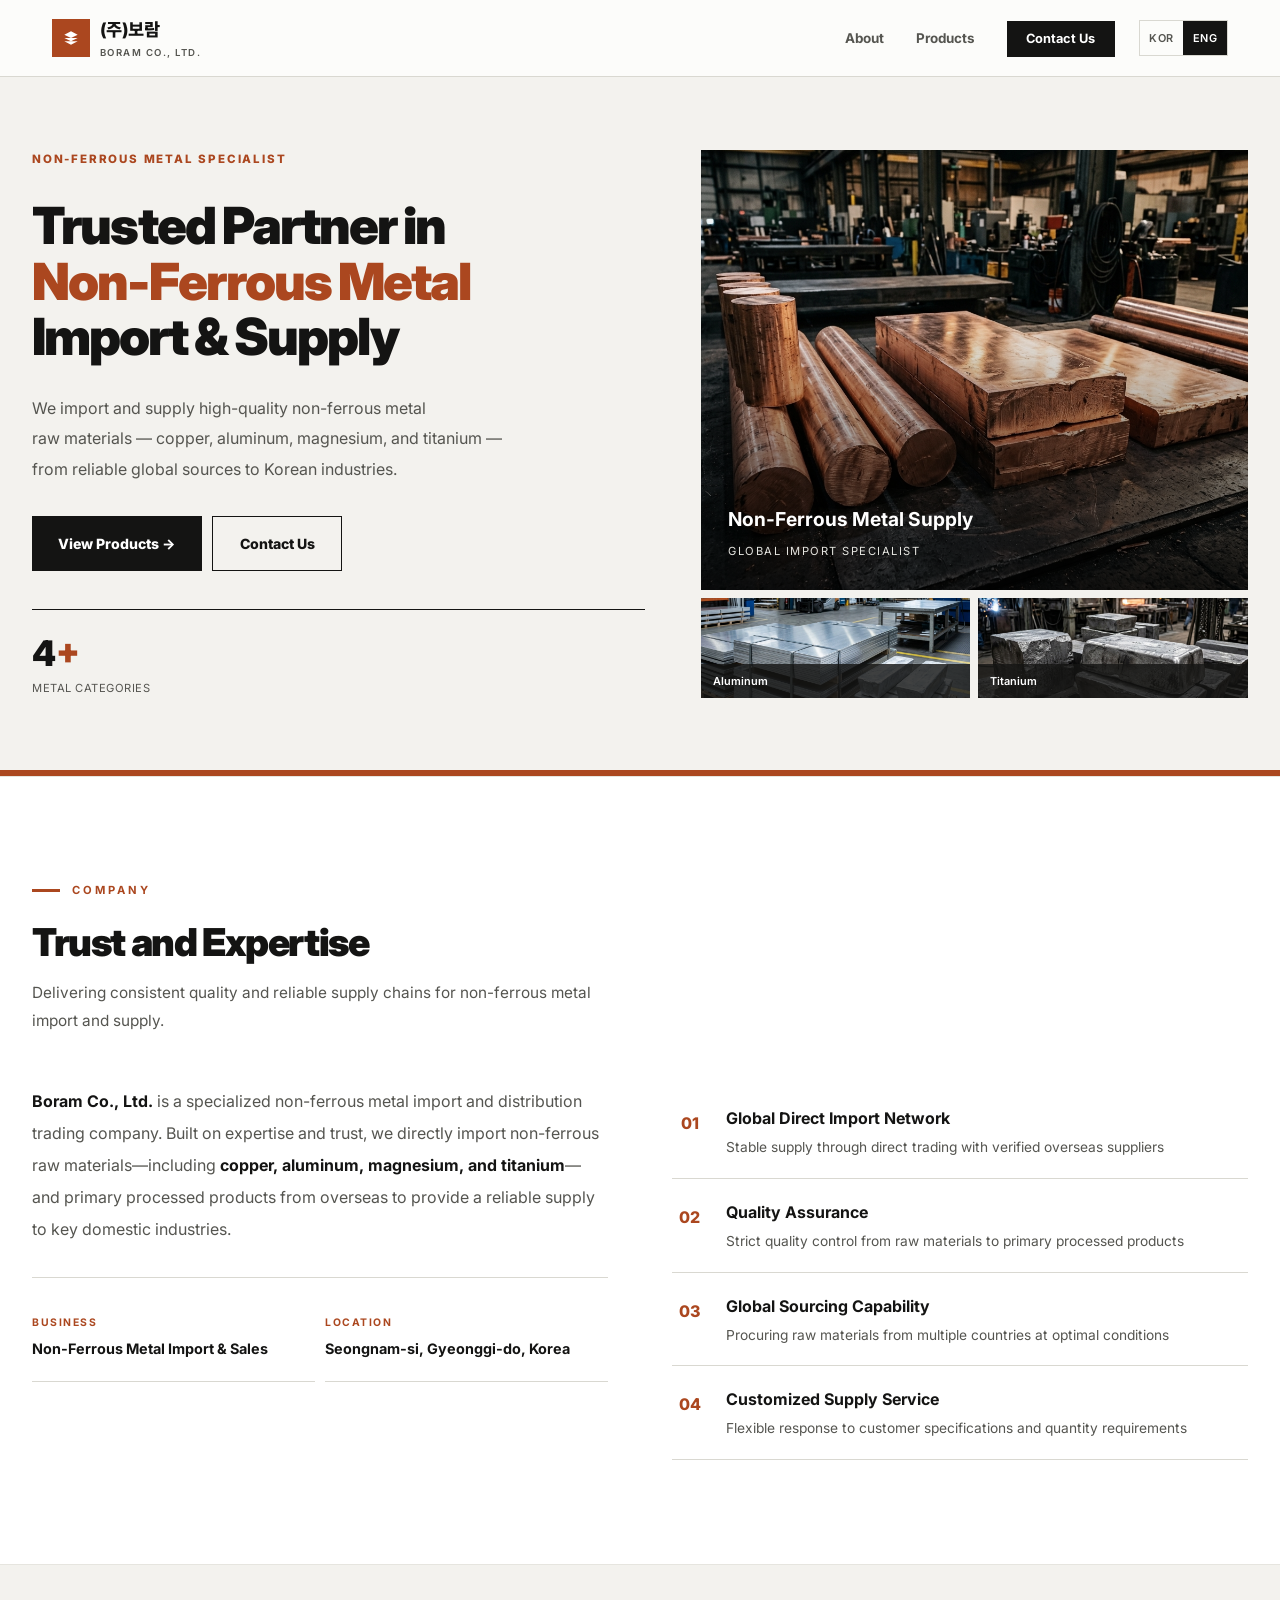
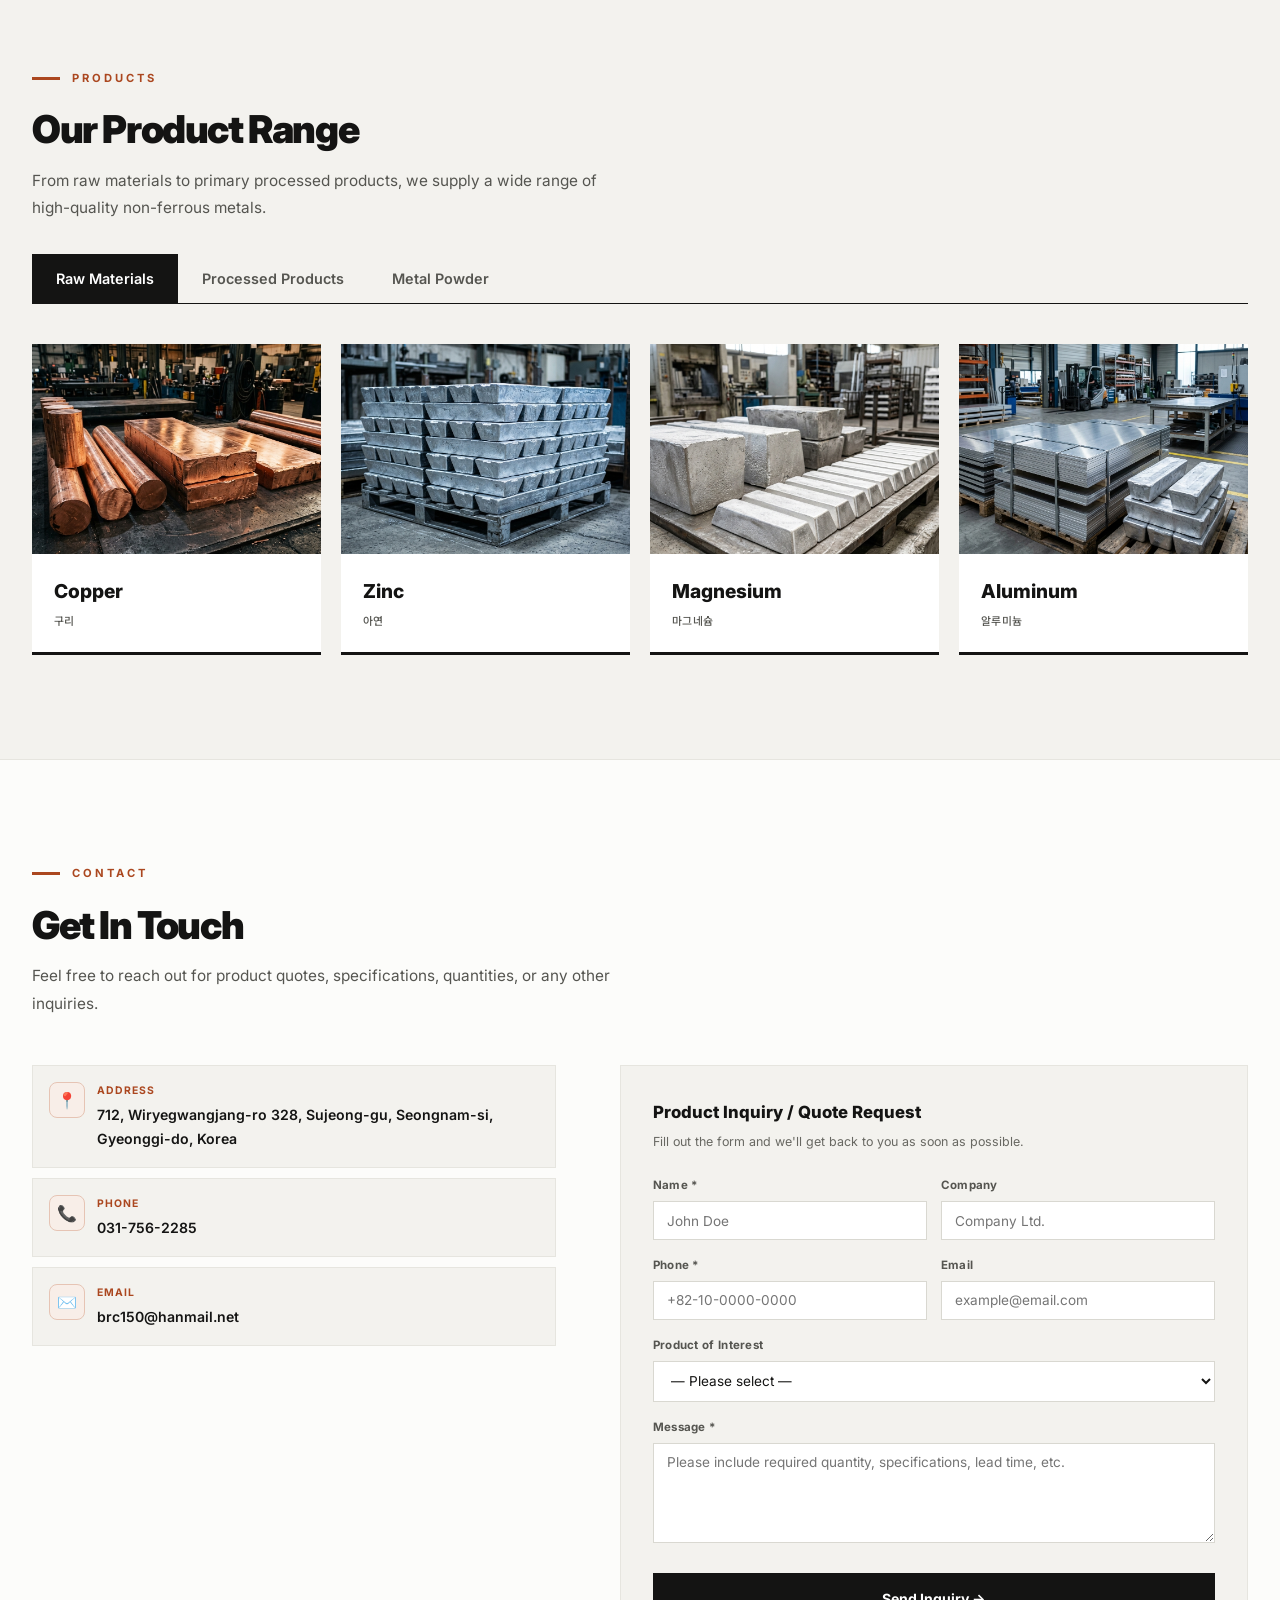
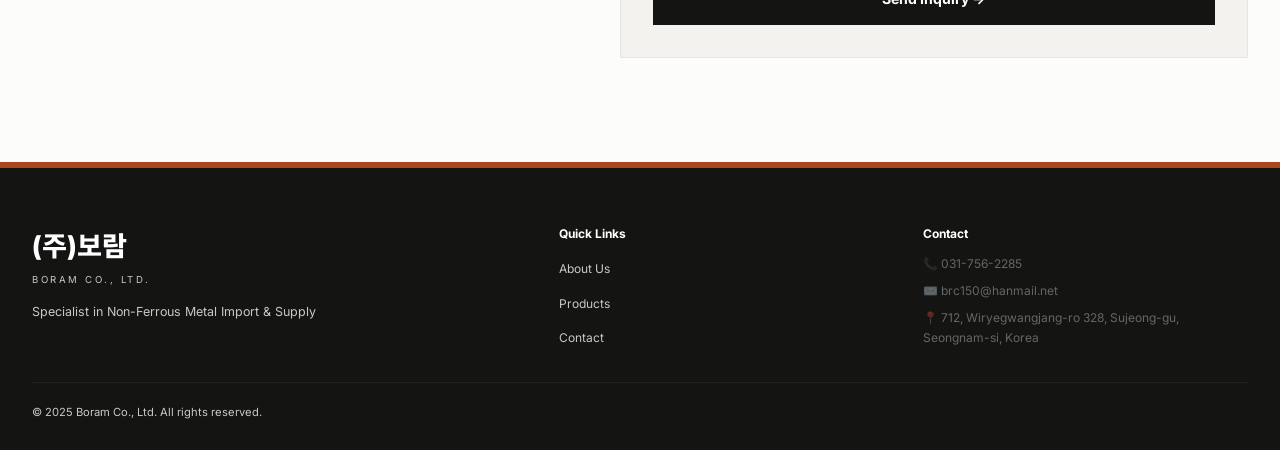
<file: index_en.html>
<!DOCTYPE html>
<html lang="en">
<head>
  <meta charset="UTF-8" />
  <meta name="viewport" content="width=device-width, initial-scale=1.0" />
  <title>Boram Co., Ltd. | Non-Ferrous Metal Import & Supply</title>
  <meta name="description" content="Boram Co., Ltd. has been a trusted specialist in importing and supplying non-ferrous metal raw materials including copper, aluminum, magnesium, and titanium." />
  <link rel="preconnect" href="https://fonts.googleapis.com" />
  <link rel="preconnect" href="https://fonts.gstatic.com" crossorigin />
  <link href="https://fonts.googleapis.com/css2?family=Inter:wght@300;400;500;600;700;800;900&family=Noto+Sans+KR:wght@300;400;500;600;700;800&display=swap" rel="stylesheet" />
  <style>
    *, *::before, *::after { box-sizing: border-box; margin: 0; padding: 0; }
    :root {
      --white:#ffffff;--bg:#fafbfc;--bg-warm:#faf9f7;--border:#eaedf2;--border-lt:#f2f3f6;
      --ink:#111827;--ink-mid:#4b5563;--ink-soft:#9ca3af;
      --accent:#c2703e;--accent-hover:#a85d32;--accent-bg:rgba(194,112,62,.06);--accent-bdr:rgba(194,112,62,.15);
      --shadow-xs:0 1px 2px rgba(0,0,0,.04);--shadow-sm:0 1px 8px rgba(0,0,0,.06);--shadow-md:0 4px 24px rgba(0,0,0,.08);
      --radius:12px;--radius-lg:16px;--ease:.3s cubic-bezier(.4,0,.2,1);
    }
    html { scroll-behavior:smooth; }
    body { font-family:'Inter','Noto Sans KR',sans-serif; color:var(--ink); background:var(--white); line-height:1.7; }
    ::-webkit-scrollbar { width:4px; }
    ::-webkit-scrollbar-thumb { background:var(--border); border-radius:4px; }

    nav { position:fixed; top:0; width:100%; z-index:100; background:rgba(255,255,255,.92); backdrop-filter:blur(20px); border-bottom:1px solid var(--border-lt); }
    nav.scrolled { border-color:var(--border); }
    .n-inner { max-width:1100px; margin:0 auto; display:flex; align-items:center; justify-content:space-between; padding:0 2rem; height:60px; }
    .logo { display:flex; align-items:center; gap:.6rem; text-decoration:none; }
    .logo-mark { width:30px; height:30px; border-radius:8px; background:var(--ink); display:flex; align-items:center; justify-content:center; }
    .logo-mark svg { width:16px; height:16px; fill:var(--white); }
    .logo-name { font-size:.92rem; font-weight:800; color:var(--ink); letter-spacing:-.5px; }
    .logo-sub { font-size:.58rem; font-weight:600; color:var(--ink-soft); letter-spacing:1.5px; text-transform:uppercase; }
    .n-right { display:flex; align-items:center; gap:1.5rem; }
    .n-links { display:flex; gap:2rem; list-style:none; }
    .n-links a { font-size:.84rem; font-weight:500; color:var(--ink-mid); text-decoration:none; transition:color var(--ease); }
    .n-links a:hover { color:var(--ink); }
    .n-cta { background:var(--ink); color:var(--white)!important; padding:.42rem 1.1rem; border-radius:8px; font-weight:700!important; font-size:.8rem!important; transition:opacity var(--ease)!important; }
    .n-cta:hover { opacity:.85!important; }
    .lang { display:flex; border:1px solid var(--border); border-radius:6px; overflow:hidden; }
    .lang button { font-size:.68rem; font-weight:600; padding:.3rem .6rem; border:none; background:transparent; color:var(--ink-soft); cursor:pointer; font-family:'Inter',sans-serif; letter-spacing:.5px; transition:all var(--ease); }
    .lang button.active { background:var(--ink); color:var(--white); }
    .hamburger { display:none; flex-direction:column; gap:4px; cursor:pointer; }
    .hamburger span { width:20px; height:1.5px; background:var(--ink); }

    .hero { padding:140px 2rem 100px; background:var(--bg-warm); position:relative; overflow:hidden; }
    .hero::before { content:''; position:absolute; inset:0; pointer-events:none; opacity:.35; background:url("data:image/svg+xml,%3Csvg width='40' height='40' xmlns='http://www.w3.org/2000/svg'%3E%3Cfilter id='n'%3E%3CfeTurbulence baseFrequency='.8' numOctaves='4' stitchTiles='stitch'/%3E%3C/filter%3E%3Crect width='100%25' height='100%25' filter='url(%23n)' opacity='.04'/%3E%3C/svg%3E"); }
    .hero::after { content:''; position:absolute; top:60px; left:50%; transform:translateX(-50%); width:200px; height:1px; background:linear-gradient(90deg,transparent,var(--accent-bdr),transparent); }
    .hero-inner { max-width:1100px; margin:0 auto; display:grid; grid-template-columns:1fr 1fr; gap:4rem; align-items:center; position:relative; z-index:1; }
    .hero-eyebrow { font-size:.7rem; font-weight:600; letter-spacing:2px; text-transform:uppercase; color:var(--accent); margin-bottom:1.25rem; animation:fadeUp .6s ease both; }
    h1 { font-size:clamp(2rem,3.2vw,2.8rem); font-weight:800; line-height:1.15; letter-spacing:-1px; color:var(--ink); margin-bottom:1.25rem; animation:fadeUp .6s .08s ease both; }
    h1 em { font-style:normal; color:var(--accent); }
    .hero-desc { font-size:.95rem; color:var(--ink-mid); line-height:1.85; margin-bottom:2rem; animation:fadeUp .6s .16s ease both; }
    .hero-btns { display:flex; gap:.65rem; animation:fadeUp .6s .24s ease both; }
    .btn { display:inline-flex; align-items:center; gap:.4rem; padding:.7rem 1.5rem; border-radius:8px; font-size:.88rem; font-weight:700; text-decoration:none; cursor:pointer; border:none; transition:all var(--ease); font-family:'Inter','Noto Sans KR',sans-serif; }
    .btn-dark { background:var(--ink); color:var(--white); }
    .btn-dark:hover { opacity:.88; }
    .btn-light { background:var(--white); color:var(--ink); border:1px solid var(--border); }
    .btn-light:hover { border-color:var(--ink); }
    .hero-stats { display:flex; gap:2.5rem; margin-top:3rem; padding-top:2rem; border-top:1px solid var(--border); animation:fadeUp .6s .32s ease both; }
    .st-num { font-family:'Inter',sans-serif; font-size:1.6rem; font-weight:800; color:var(--ink); line-height:1; margin-bottom:.25rem; }
    .st-num b { color:var(--accent); font-weight:inherit; }
    .st-lab { font-size:.7rem; color:var(--ink-soft); letter-spacing:.5px; text-transform:uppercase; }
    .hero-vis { animation:fadeUp .7s .2s ease both; }
    .hero-img-main { border-radius:var(--radius-lg); overflow:hidden; height:360px; position:relative; }
    .hero-img-main img { width:100%; height:100%; object-fit:cover; }
    .hero-img-main::after { content:''; position:absolute; inset:0; background:linear-gradient(to top,rgba(17,24,39,.5) 0%,transparent 50%); }
    .hero-img-cap { position:absolute; bottom:1.25rem; left:1.25rem; z-index:1; }
    .hero-img-cap strong { display:block; font-size:.95rem; font-weight:700; color:white; }
    .hero-img-cap span { font-size:.7rem; color:rgba(255,255,255,.65); letter-spacing:1.5px; text-transform:uppercase; }
    .hero-thumbs { display:grid; grid-template-columns:1fr 1fr; gap:.65rem; margin-top:.65rem; }
    .thumb { border-radius:10px; overflow:hidden; height:100px; position:relative; }
    .thumb img { width:100%; height:100%; object-fit:cover; transition:transform .5s ease; }
    .thumb:hover img { transform:scale(1.06); }
    .thumb-label { position:absolute; bottom:0; left:0; right:0; background:rgba(17,24,39,.45); backdrop-filter:blur(4px); color:white; font-size:.68rem; font-weight:600; padding:.3rem .6rem; }

    section { padding:80px 2rem; }
    .inner { max-width:1100px; margin:0 auto; }
    .tag { font-size:.66rem; font-weight:700; letter-spacing:3px; text-transform:uppercase; color:var(--accent); margin-bottom:.6rem; }
    .sec-title { font-size:clamp(1.5rem,2.2vw,2rem); font-weight:800; letter-spacing:-1px; line-height:1.3; margin-bottom:.7rem; color:var(--ink); }
    .sec-desc { font-size:.9rem; color:var(--ink-mid); max-width:480px; line-height:1.8; }

    #about { background:var(--white); border-top:1px solid var(--border-lt); }
    .about-grid { display:grid; grid-template-columns:1fr 1fr; gap:3.5rem; margin-top:3rem; align-items:start; }
    .about-text { background:var(--bg-warm); border-radius:var(--radius-lg); padding:2rem; border:1px solid var(--border-lt); margin-bottom:1rem; }
    .about-text p { font-size:.9rem; color:var(--ink-mid); line-height:1.9; }
    .about-text strong { color:var(--ink); }
    .kpi-row { display:grid; grid-template-columns:1fr 1fr; gap:.65rem; }
    .kpi { background:var(--white); border:1px solid var(--border); border-radius:var(--radius); padding:1.15rem; transition:transform var(--ease); }
    .kpi:hover { transform:translateY(-2px); }
    .kpi-lab { font-size:.65rem; font-weight:700; color:var(--accent); letter-spacing:1.5px; text-transform:uppercase; margin-bottom:.3rem; }
    .kpi-val { font-size:.9rem; font-weight:700; color:var(--ink); }
    .feat-list { display:flex; flex-direction:column; gap:.65rem; }
    .feat { display:flex; gap:.85rem; padding:1.1rem; border-radius:var(--radius); border:1px solid var(--border-lt); background:var(--bg-warm); transition:border-color var(--ease),transform var(--ease); }
    .feat:hover { border-color:var(--border); transform:translateX(3px); }
    .feat-ico { width:36px; height:36px; border-radius:8px; flex-shrink:0; background:var(--accent-bg); border:1px solid var(--accent-bdr); display:flex; align-items:center; justify-content:center; font-size:1rem; }
    .feat-t { font-size:.85rem; font-weight:700; color:var(--ink); margin-bottom:.15rem; }
    .feat-d { font-size:.78rem; color:var(--ink-soft); line-height:1.5; }

    #products { background:var(--bg-warm); border-top:1px solid var(--border-lt); }
    .prod-head { margin-bottom:2.5rem; }
    .tabs { display:flex; gap:.4rem; margin-top:1.5rem; }
    .tab { background:transparent; border:1px solid var(--border); color:var(--ink-mid); border-radius:6px; padding:.42rem 1rem; font-size:.8rem; font-weight:600; cursor:pointer; transition:all var(--ease); font-family:'Inter','Noto Sans KR',sans-serif; }
    .tab:hover { color:var(--ink); border-color:var(--ink-mid); }
    .tab.active { background:var(--ink); color:var(--white); border-color:var(--ink); }
    .panel { display:none; }
    .panel.active { display:block; animation:fadeUp .3s ease; }
    .raw-g { display:grid; grid-template-columns:repeat(4,1fr); gap:1rem; }
    .raw-c { background:var(--white); border:1px solid var(--border); border-radius:var(--radius); overflow:hidden; transition:all var(--ease); }
    .raw-c:hover { border-color:var(--accent-bdr); box-shadow:var(--shadow-md); transform:translateY(-3px); }
    .raw-c-img { height:140px; overflow:hidden; }
    .raw-c-img img { width:100%; height:100%; object-fit:cover; transition:transform .5s ease; }
    .raw-c:hover .raw-c-img img { transform:scale(1.05); }
    .raw-c-body { padding:1rem; text-align:center; }
    .raw-c-name { font-size:.95rem; font-weight:800; color:var(--ink); }
    .raw-c-en { font-size:.68rem; font-weight:500; color:var(--ink-soft); letter-spacing:.5px; }
    .nf-g { display:grid; grid-template-columns:repeat(3,1fr); gap:1rem; }
    .nf-c { background:var(--white); border:1px solid var(--border); border-radius:var(--radius); overflow:hidden; transition:all var(--ease); }
    .nf-c:hover { border-color:var(--accent-bdr); box-shadow:var(--shadow-md); transform:translateY(-3px); }
    .nf-c.wide { grid-column:span 2; }
    .nf-c-img { height:175px; overflow:hidden; position:relative; }
    .nf-c-img img { width:100%; height:100%; object-fit:cover; transition:transform .5s ease; }
    .nf-c:hover .nf-c-img img { transform:scale(1.05); }
    .nf-badge { position:absolute; top:.65rem; left:.65rem; background:rgba(255,255,255,.9); backdrop-filter:blur(4px); border-radius:100px; padding:.2rem .65rem; font-size:.64rem; font-weight:700; color:var(--ink); letter-spacing:.5px; text-transform:uppercase; }
    .nf-body { padding:1.25rem; }
    .nf-head { margin-bottom:.85rem; }
    .nf-name { font-size:.95rem; font-weight:800; color:var(--ink); }
    .p-list { list-style:none; }
    .p-list li { font-size:.82rem; color:var(--ink-mid); padding:.4rem 0; border-bottom:1px solid var(--border-lt); display:flex; align-items:center; gap:.5rem; }
    .p-list li:last-child { border-bottom:none; }
    .p-list li::before { content:''; width:4px; height:4px; border-radius:50%; background:var(--accent); flex-shrink:0; }
    .p-list li b { color:var(--ink); font-weight:600; }
    .alloy-sec { margin-top:1rem; padding-top:1rem; border-top:1px solid var(--border-lt); }
    .alloy-lab { font-size:.65rem; font-weight:700; color:var(--accent); letter-spacing:1.5px; text-transform:uppercase; margin-bottom:.6rem; }
    .chips { display:flex; flex-wrap:wrap; gap:.35rem; }
    .chip { background:var(--accent-bg); border:1px solid var(--accent-bdr); color:var(--accent); border-radius:100px; padding:.25rem .75rem; font-size:.75rem; font-weight:700; transition:all var(--ease); }
    .chip:hover { background:var(--accent); color:var(--white); border-color:var(--accent); }
    .powder-g { display:grid; grid-template-columns:1fr 1fr; gap:2.5rem; align-items:center; }
    .powder-img { border-radius:var(--radius-lg); overflow:hidden; height:280px; }
    .powder-img img { width:100%; height:100%; object-fit:cover; }
    .powder-txt h3 { font-size:1.35rem; font-weight:800; color:var(--ink); letter-spacing:-.5px; margin-bottom:.65rem; }
    .powder-txt p { font-size:.9rem; color:var(--ink-mid); line-height:1.85; margin-bottom:1.5rem; }

    #contact { background:var(--white); border-top:1px solid var(--border-lt); }
    .contact-g { display:grid; grid-template-columns:1fr 1.2fr; gap:3rem; margin-top:3rem; align-items:start; }
    .c-cards { display:flex; flex-direction:column; gap:.65rem; }
    .c-card { display:flex; gap:.75rem; padding:1rem; border-radius:var(--radius); border:1px solid var(--border-lt); background:var(--bg-warm); transition:border-color var(--ease); }
    .c-card:hover { border-color:var(--border); }
    .c-ico { width:36px; height:36px; border-radius:8px; flex-shrink:0; background:var(--accent-bg); border:1px solid var(--accent-bdr); display:flex; align-items:center; justify-content:center; font-size:1rem; }
    .c-lab { font-size:.65rem; font-weight:700; color:var(--accent); letter-spacing:1px; text-transform:uppercase; margin-bottom:.2rem; }
    .c-val { font-size:.88rem; font-weight:600; color:var(--ink); }
    .c-val a { color:inherit; text-decoration:none; }
    .c-val a:hover { color:var(--accent); }
    .form-box { background:var(--bg-warm); border:1px solid var(--border-lt); border-radius:var(--radius-lg); padding:2rem; }
    .form-title { font-size:1.05rem; font-weight:800; color:var(--ink); margin-bottom:.25rem; }
    .form-sub { font-size:.78rem; color:var(--ink-soft); margin-bottom:1.5rem; }
    .fg { margin-bottom:1rem; }
    .fl { display:block; font-size:.72rem; font-weight:700; color:var(--ink-mid); margin-bottom:.35rem; letter-spacing:.3px; }
    .fi,.ft,.fs { width:100%; padding:.65rem .85rem; border:1px solid var(--border); border-radius:8px; font-family:'Inter','Noto Sans KR',sans-serif; font-size:.85rem; color:var(--ink); background:var(--white); outline:none; transition:border-color var(--ease); }
    .fi:focus,.ft:focus,.fs:focus { border-color:var(--accent); }
    .ft { resize:vertical; min-height:100px; }
    .fr { display:grid; grid-template-columns:1fr 1fr; gap:.85rem; }
    .f-btn { width:100%; background:var(--ink); color:var(--white); border:none; border-radius:8px; padding:.8rem; font-size:.88rem; font-weight:700; font-family:'Inter','Noto Sans KR',sans-serif; cursor:pointer; transition:opacity var(--ease); margin-top:.35rem; }
    .f-btn:hover { opacity:.85; }
    .f-ok { display:none; text-align:center; padding:2rem; }
    .f-ok p { color:var(--ink-mid); font-size:.88rem; }

    footer { background:var(--ink); padding:2.5rem 2rem 1.75rem; }
    .foot-inner { max-width:1100px; margin:0 auto; display:grid; grid-template-columns:1.5fr 1fr 1fr; gap:2.5rem; }
    .foot-name { font-size:1rem; font-weight:800; color:white; margin-bottom:.15rem; }
    .foot-en { font-size:.6rem; letter-spacing:2.5px; color:var(--accent); text-transform:uppercase; margin-bottom:.75rem; }
    .foot-tag { font-size:.78rem; color:rgba(255,255,255,.35); line-height:1.8; }
    .foot-col-t { font-size:.75rem; font-weight:700; color:white; margin-bottom:.65rem; }
    .foot-links { list-style:none; }
    .foot-links li { margin-bottom:.45rem; }
    .foot-links a { font-size:.75rem; color:rgba(255,255,255,.35); text-decoration:none; transition:color var(--ease); }
    .foot-links a:hover { color:var(--accent); }
    .foot-info li { font-size:.75rem; color:rgba(255,255,255,.35); margin-bottom:.4rem; list-style:none; }
    .foot-bot { max-width:1100px; margin:1.5rem auto 0; padding-top:1.25rem; border-top:1px solid rgba(255,255,255,.06); display:flex; justify-content:space-between; flex-wrap:wrap; gap:.5rem; font-size:.7rem; color:rgba(255,255,255,.2); }

    @keyframes fadeUp { from{opacity:0;transform:translateY(16px);}to{opacity:1;transform:none;} }
    .reveal { opacity:0; transform:translateY(18px); transition:opacity .55s ease,transform .55s ease; }
    .reveal.visible { opacity:1; transform:none; }

    @media(max-width:960px) {
      .hero-inner{grid-template-columns:1fr;}.hero-vis{display:none;}.about-grid{grid-template-columns:1fr;gap:2rem;}.nf-g{grid-template-columns:1fr;}.nf-c.wide{grid-column:span 1;}.raw-g{grid-template-columns:1fr 1fr;}.contact-g{grid-template-columns:1fr;}.foot-inner{grid-template-columns:1fr;gap:1.5rem;}.powder-g{grid-template-columns:1fr;}
    }
    @media(max-width:600px) {
      section{padding:60px 1.25rem;}.n-links{display:none;}.n-links.open{display:flex;flex-direction:column;position:fixed;top:60px;left:0;right:0;background:white;padding:1.25rem;z-index:99;border-bottom:1px solid var(--border);}.n-links.open li{border-bottom:1px solid var(--border-lt);}.n-links.open a{display:block;padding:.8rem 0;}.hamburger{display:flex;}.raw-g{grid-template-columns:1fr 1fr;}.kpi-row{grid-template-columns:1fr;}.fr{grid-template-columns:1fr;}
    }
  </style>
  <link rel="stylesheet" href="design.css" />
</head>
<body>
  <nav id="navbar">
    <div class="n-inner">
      <a href="#top" class="logo">
        <div class="logo-mark"><svg viewBox="0 0 24 24"><path d="M12 2L2 7l10 5 10-5-10-5zM2 17l10 5 10-5M2 12l10 5 10-5"/></svg></div>
        <div><div class="logo-name">(주)보람</div><div class="logo-sub">Boram Co., Ltd.</div></div>
      </a>
      <div class="n-right">
        <ul class="n-links" id="navLinks">
          <li><a href="#about">About</a></li>
          <li><a href="#products">Products</a></li>
          <li><a href="#contact" class="n-cta">Contact Us</a></li>
        </ul>
        <div class="lang">
          <button onclick="window.location.href='index.html'">KOR</button>
          <button class="active">ENG</button>
        </div>
        <div class="hamburger" onclick="document.getElementById('navLinks').classList.toggle('open')"><span></span><span></span><span></span></div>
      </div>
    </div>
  </nav>

  <section class="hero" id="top">
    <div class="hero-inner">
      <div>
        <div class="hero-eyebrow">Non-Ferrous Metal Specialist</div>
        <h1>Trusted Partner in<br /><em>Non-Ferrous Metal</em><br />Import & Supply</h1>
        <p class="hero-desc">We import and supply high-quality non-ferrous metal<br />raw materials — copper, aluminum, magnesium, and titanium —<br />from reliable global sources to Korean industries.</p>
        <div class="hero-btns">
          <a href="#products" class="btn btn-dark">View Products →</a>
          <a href="#contact" class="btn btn-light">Contact Us</a>
        </div>
        <div class="hero-stats">
          <div><div class="st-num">4<b>+</b></div><div class="st-lab">Metal Categories</div></div>
        </div>
      </div>
      <div class="hero-vis">
        <div class="hero-img-main">
          <img src="img_copper.png" alt="Copper Products" />
          <div class="hero-img-cap"><strong>Non-Ferrous Metal Supply</strong><span>Global Import Specialist</span></div>
        </div>
        <div class="hero-thumbs">
          <div class="thumb"><img src="img_aluminum.png" alt="Aluminum" /><div class="thumb-label">Aluminum</div></div>
          <div class="thumb"><img src="img_titanium.png" alt="Titanium" /><div class="thumb-label">Titanium</div></div>
        </div>
      </div>
    </div>
  </section>

  <section id="about">
    <div class="inner">
      <div class="tag">Company</div>
      <h2 class="sec-title">Trust and Expertise</h2>
      <p class="sec-desc">Delivering consistent quality and reliable supply chains for non-ferrous metal import and supply.</p>
      <div class="about-grid">
        <div class="reveal">
          <div class="about-text">
            <p><strong>Boram Co., Ltd.</strong> is a specialized non-ferrous metal import and distribution trading company. Built on expertise and trust, we directly import non-ferrous raw materials—including <strong>copper, aluminum, magnesium, and titanium</strong>—and primary processed products from overseas to provide a reliable supply to key domestic industries.</p>
          </div>
          <div class="kpi-row">
            <div class="kpi"><div class="kpi-lab">Business</div><div class="kpi-val">Non-Ferrous Metal Import & Sales</div></div>
            <div class="kpi"><div class="kpi-lab">Location</div><div class="kpi-val">Seongnam-si, Gyeonggi-do, Korea</div></div>
          </div>
        </div>
        <div class="feat-list reveal">
          <div class="feat"><div class="feat-ico">🌏</div><div><div class="feat-t">Global Direct Import Network</div><div class="feat-d">Stable supply through direct trading with verified overseas suppliers</div></div></div>
          <div class="feat"><div class="feat-ico">🔬</div><div><div class="feat-t">Quality Assurance</div><div class="feat-d">Strict quality control from raw materials to primary processed products</div></div></div>
          <div class="feat"><div class="feat-ico">🚀</div><div><div class="feat-t">Global Sourcing Capability</div><div class="feat-d">Procuring raw materials from multiple countries at optimal conditions</div></div></div>
          <div class="feat"><div class="feat-ico">🤝</div><div><div class="feat-t">Customized Supply Service</div><div class="feat-d">Flexible response to customer specifications and quantity requirements</div></div></div>
        </div>
      </div>
    </div>
  </section>

  <section id="products">
    <div class="inner">
      <div class="prod-head">
        <div class="tag">Products</div>
        <h2 class="sec-title">Our Product Range</h2>
        <p class="sec-desc">From raw materials to primary processed products, we supply a wide range of high-quality non-ferrous metals.</p>
        <div class="tabs">
          <button class="tab active" id="tab-raw" onclick="switchTab('raw')">Raw Materials</button>
          <button class="tab" id="tab-nonfer" onclick="switchTab('nonfer')">Processed Products</button>
          <button class="tab" id="tab-powder" onclick="switchTab('powder')">Metal Powder</button>
        </div>
      </div>
      <div class="panel active reveal" id="panel-raw">
        <div class="raw-g">
          <div class="raw-c"><div class="raw-c-img"><img src="img_copper.png" alt="Copper" /></div><div class="raw-c-body"><div class="raw-c-name">Copper</div><div class="raw-c-en">구리</div></div></div>
          <div class="raw-c"><div class="raw-c-img"><img src="img_zinc.png" alt="Zinc" /></div><div class="raw-c-body"><div class="raw-c-name">Zinc</div><div class="raw-c-en">아연</div></div></div>
          <div class="raw-c"><div class="raw-c-img"><img src="img_magnesium.png" alt="Magnesium" /></div><div class="raw-c-body"><div class="raw-c-name">Magnesium</div><div class="raw-c-en">마그네슘</div></div></div>
          <div class="raw-c"><div class="raw-c-img"><img src="img_aluminum.png" alt="Aluminum" /></div><div class="raw-c-body"><div class="raw-c-name">Aluminum</div><div class="raw-c-en">알루미늄</div></div></div>
        </div>
      </div>
      <div class="panel reveal" id="panel-nonfer">
        <div class="nf-g">
          <div class="nf-c wide">
            <div class="nf-c-img"><img src="img_copper.png" alt="Copper Products" /><div class="nf-badge">Copper Products</div></div>
            <div class="nf-body">
              <div class="nf-head"><div class="nf-name">Copper</div></div>
              <ul class="p-list">
                <li><b>Brass Products</b> — 황동제품</li>
                <li><b>Copper Strip</b> — 스트립</li>
                <li><b>Copper Slab / Cake</b> — 슬라브 (케이크)</li>
                <li><b>Oxygen-Free Copper Billet</b> — 무산소동 빌레트</li>
              </ul>
              <div class="alloy-sec">
                <div class="alloy-lab">Copper Master Alloy · 구리모합금</div>
                <div class="chips">
                  <span class="chip">CuMg 50% <small>마그네슘동</small></span>
                  <span class="chip">CuCr 10% <small>크롬동</small></span>
                  <span class="chip">CuZr 10% <small>지르코늄동</small></span>
                  <span class="chip">CuP 15% <small>인동</small></span>
                </div>
              </div>
            </div>
          </div>
          <div class="nf-c">
            <div class="nf-c-img"><img src="img_aluminum.png" alt="Aluminum" /><div class="nf-badge">Aluminum</div></div>
            <div class="nf-body"><div class="nf-head"><div class="nf-name">Aluminum</div></div><ul class="p-list"><li><b>Aluminum Plate</b> — 알루미늄 플레이트</li></ul></div>
          </div>
          <div class="nf-c">
            <div class="nf-c-img"><img src="img_titanium.png" alt="Titanium" /><div class="nf-badge">Titanium</div></div>
            <div class="nf-body"><div class="nf-head"><div class="nf-name">Titanium</div></div><ul class="p-list"><li><b>Titanium Material</b></li><li>Inquire for specifications</li></ul></div>
          </div>
        </div>
      </div>
      <div class="panel reveal" id="panel-powder">
        <div class="powder-g">
          <div class="powder-img"><img src="img_powder.png" alt="Metal Powder" /></div>
          <div class="powder-txt">
            <h3>Metal Powder</h3>
            <p>We handle non-ferrous metal powder materials.<br />Please contact us with your required material and specifications — we'll respond promptly.</p>
            <a href="#contact" class="btn btn-dark">Inquire About Powder →</a>
          </div>
        </div>
      </div>
    </div>
  </section>

  <section id="contact">
    <div class="inner">
      <div class="tag">Contact</div>
      <h2 class="sec-title">Get In Touch</h2>
      <p class="sec-desc">Feel free to reach out for product quotes, specifications, quantities, or any other inquiries.</p>
      <div class="contact-g">
        <div class="c-cards reveal">
          <div class="c-card"><div class="c-ico">📍</div><div><div class="c-lab">Address</div><div class="c-val">712, Wiryegwangjang-ro 328, Sujeong-gu, Seongnam-si, Gyeonggi-do, Korea</div></div></div>
          <div class="c-card"><div class="c-ico">📞</div><div><div class="c-lab">Phone</div><div class="c-val"><a href="tel:031-756-2285">031-756-2285</a></div></div></div>
          <div class="c-card"><div class="c-ico">✉️</div><div><div class="c-lab">Email</div><div class="c-val"><a href="mailto:brc150@hanmail.net">brc150@hanmail.net</a></div></div></div>
        </div>
        <div class="form-box reveal">
          <div class="form-title">Product Inquiry / Quote Request</div>
          <div class="form-sub">Fill out the form and we'll get back to you as soon as possible.</div>
          <form id="contactForm" onsubmit="submitForm(event)">
            <div class="fr"><div class="fg"><label class="fl">Name *</label><input class="fi" type="text" placeholder="John Doe" required /></div><div class="fg"><label class="fl">Company</label><input class="fi" type="text" placeholder="Company Ltd." /></div></div>
            <div class="fr"><div class="fg"><label class="fl">Phone *</label><input class="fi" type="tel" placeholder="+82-10-0000-0000" required /></div><div class="fg"><label class="fl">Email</label><input class="fi" type="email" placeholder="example@email.com" /></div></div>
            <div class="fg"><label class="fl">Product of Interest</label>
              <select class="fs"><option value="">— Please select —</option>
                <optgroup label="Raw Materials"><option>Copper</option><option>Zinc</option><option>Magnesium</option><option>Aluminum</option></optgroup>
                <optgroup label="Processed Products"><option>Oxygen-Free Copper Billet</option><option>Copper Slab / Cake</option><option>Copper Strip</option><option>Brass Products</option><option>Copper Master Alloy</option><option>Aluminum Plate</option><option>Titanium</option></optgroup>
                <optgroup label="Powder"><option>Metal Powder</option></optgroup>
                <option>Other</option>
              </select>
            </div>
            <div class="fg"><label class="fl">Message *</label><textarea class="ft" placeholder="Please include required quantity, specifications, lead time, etc." required></textarea></div>
            <button type="submit" class="f-btn" id="submitBtn">Send Inquiry →</button>
          </form>
          <div class="f-ok" id="formOk"><p>✅ <strong>Your inquiry has been received!</strong><br />We will get back to you shortly.</p></div>
        </div>
      </div>
    </div>
  </section>

  <footer>
    <div class="foot-inner">
      <div><div class="foot-name">(주)보람</div><div class="foot-en">Boram Co., Ltd.</div><p class="foot-tag">Specialist in Non-Ferrous Metal Import & Supply</p></div>
      <div><div class="foot-col-t">Quick Links</div><ul class="foot-links"><li><a href="#about">About Us</a></li><li><a href="#products">Products</a></li><li><a href="#contact">Contact</a></li></ul></div>
      <div><div class="foot-col-t">Contact</div><ul class="foot-info"><li>📞 031-756-2285</li><li>✉️ brc150@hanmail.net</li><li>📍 712, Wiryegwangjang-ro 328, Sujeong-gu, Seongnam-si, Korea</li></ul></div>
    </div>
    <div class="foot-bot"><span>© 2025 Boram Co., Ltd. All rights reserved.</span></div>
  </footer>

  <script>
    const nb=document.getElementById('navbar');
    window.addEventListener('scroll',()=>nb.classList.toggle('scrolled',scrollY>15));
    document.querySelectorAll('.n-links a').forEach(a=>a.addEventListener('click',()=>document.getElementById('navLinks').classList.remove('open')));
    function switchTab(t){['raw','nonfer','powder'].forEach(x=>{document.getElementById('tab-'+x).classList.toggle('active',x===t);document.getElementById('panel-'+x).classList.toggle('active',x===t);});}
    document.querySelectorAll('.reveal').forEach(el=>new IntersectionObserver(es=>{if(es[0].isIntersecting)es[0].target.classList.add('visible');},{threshold:.1}).observe(el));
    function submitForm(e){e.preventDefault();const b=document.getElementById('submitBtn');b.textContent='Sending...';b.disabled=true;setTimeout(()=>{document.getElementById('contactForm').style.display='none';document.getElementById('formOk').style.display='block';},700);}
  </script>
</body>
</html>
</file>
<file: design.css>
/* Boram: bold typography, quiet surfaces, copper accents. */
:root{--ink:#141413;--ink-mid:#555550;--ink-soft:#686862;--bg-warm:#f3f2ee;--border:#d9d8d1;--border-lt:#e6e5df;--accent:#ab471f;--accent-hover:#873717;--accent-bg:#f8eee8;--accent-bdr:#e6c4b4;--radius:0px;--radius-lg:0px}
body{background:#fcfcfa}section{scroll-margin-top:84px;padding:104px 2rem}
.inner,.n-inner,.hero-inner,.foot-inner,.foot-bot{max-width:1240px}
nav{background:rgba(252,252,250,.96);border-bottom:1px solid var(--border)}
.n-inner{height:76px}.logo-mark{width:38px;height:38px;border-radius:0;background:var(--accent)}
.logo-name{font-size:1.1rem}.logo-sub{color:var(--ink-mid);font-size:.6rem}
.n-links a{font-weight:700}.n-cta,.lang,.btn,.tab,.thumb,.nf-badge,.chip,.feat-ico,.f-btn{border-radius:0}
.n-cta{padding:.65rem 1.2rem}.lang button{min-height:34px;color:var(--ink-mid)}
.hero{padding:150px 2rem 78px;background:var(--bg-warm)}
.hero::before{display:none}.hero::after{top:auto;bottom:0;left:0;transform:none;width:100%;height:6px;background:var(--accent)}
.hero-inner{grid-template-columns:1.12fr 1fr;gap:3.5rem;align-items:center}
.hero-eyebrow{font-size:.72rem;font-weight:800;letter-spacing:1.8px;margin-bottom:1.8rem}
h1{font-size:clamp(2.7rem,4.3vw,4.1rem);line-height:1.22;letter-spacing:-2.5px;font-weight:900;margin-bottom:1.8rem;word-break:keep-all}
html[lang=en] h1{font-size:clamp(2.6rem,4vw,3.85rem);line-height:1.08;letter-spacing:-2px}
.hero-desc{font-size:1rem;line-height:1.9;max-width:490px}
.btn{min-height:52px;padding:.9rem 1.65rem;font-weight:800}.btn-dark:hover{background:var(--accent);opacity:1}
.btn-light{background:transparent;border-color:var(--ink)}.hero-btns{flex-wrap:wrap}
.hero-stats{gap:2rem;margin-top:2.4rem;padding-top:1.6rem;border-top:1px solid var(--ink)}
.st-num{font-size:2.2rem;font-weight:900}.st-lab{margin-top:.5rem;color:var(--ink-mid)}
.hero-img-main{height:440px;border-radius:0}.hero-img-main img{filter:saturate(.82);object-position:center}
.hero-img-main::after{background:linear-gradient(0deg,rgba(0,0,0,.76),transparent 65%)}
.hero-img-cap{bottom:1.7rem;left:1.7rem}.hero-img-cap strong{font-size:1.2rem}.hero-img-cap span{color:#e5e5e0}
.hero-thumbs{gap:8px;margin-top:8px}.thumb{height:100px}.thumb-label{background:rgba(20,20,19,.8);backdrop-filter:none;padding:.5rem .75rem}
.tag{font-size:.7rem;letter-spacing:3px;display:flex;align-items:center;gap:12px;margin-bottom:1.1rem}
.tag::before{content:'';width:28px;height:3px;background:var(--accent)}
.sec-title{font-size:clamp(1.8rem,3vw,2.8rem);line-height:1.3;font-weight:900;letter-spacing:-1.4px}
.sec-desc{font-size:.96rem;max-width:600px}.about-grid{gap:4rem;margin-top:3.2rem}
.about-text{padding:0 0 2rem;background:transparent;border:0;border-bottom:1px solid var(--border)}
.about-text p{font-size:1rem;line-height:2}.kpi{border:0;border-bottom:1px solid var(--border);padding:1.25rem 0;background:transparent}
.feat{border:0;border-bottom:1px solid var(--border);background:transparent;padding:1.25rem 0;gap:1.2rem}
.feat:hover{transform:none;border-color:var(--accent)}.feat-list{gap:0;counter-reset:feature}
.feat-ico{font-size:0;background:transparent;border:0;width:35px;counter-increment:feature}
.feat-ico::after{content:'0' counter(feature);font:800 1rem 'Inter',sans-serif;color:var(--accent)}
.feat-t{font-size:1rem}.feat-d{font-size:.86rem;color:var(--ink-mid);margin-top:.3rem}
#products{background:var(--bg-warm)}.tabs{gap:0;border-bottom:1px solid var(--ink);flex-wrap:wrap;margin-top:2rem}
.tab{border:0;padding:1rem 1.5rem;font-size:.9rem}.tab.active{background:var(--ink)}
.raw-g,.nf-g{gap:20px}.raw-c,.nf-c{border:0;border-bottom:3px solid var(--ink);box-shadow:none}
.raw-c:hover,.nf-c:hover{box-shadow:none;border-color:var(--accent);transform:translateY(-4px)}
.raw-c-img{height:210px}.raw-c-body{text-align:left;padding:1.35rem}.raw-c-name{font-size:1.2rem}.raw-c-en{margin-top:.25rem;color:var(--ink-mid)}
.nf-c-img{height:225px}.nf-name{font-size:1.1rem}.nf-body{padding:1.5rem}
.chip{color:var(--accent);border-color:var(--accent-bdr)}
#contact{background:#fcfcfa}.contact-g{gap:4rem}.fi,.fs,.ft{border-radius:0}.f-btn{background:var(--ink);min-height:52px}.f-btn:hover{background:var(--accent)}
footer{background:var(--ink);border-top:6px solid var(--accent);padding-top:3.5rem}.foot-name{font-size:1.7rem}.foot-en,.foot-tag,.foot-info,.foot-links a,.foot-bot{color:#c9c9c1}
a:focus-visible,button:focus-visible,input:focus-visible,select:focus-visible,textarea:focus-visible{outline:3px solid var(--accent);outline-offset:4px}
@media(max-width:1100px){.hero-inner{gap:2rem}h1{font-size:3.1rem}.hero-img-main{height:420px}.hero-stats{gap:1.2rem}}
@media(max-width:960px){.hero-inner{grid-template-columns:1fr}.hero-vis{display:block;max-width:700px;width:100%;margin-top:1rem}.hero-img-main{height:380px}.hero-thumbs{display:none}h1{font-size:clamp(2.8rem,6vw,4rem)}.about-grid,.contact-g{gap:2.5rem}.n-links{gap:1.25rem}.raw-c-img{height:220px}}
@media(max-width:600px){section{padding:64px 1.25rem}.n-inner{height:68px;padding:0 1.25rem}.n-right{gap:.8rem}.logo-name{font-size:.95rem}.logo-sub{font-size:.5rem;letter-spacing:1px}.logo-mark{width:30px;height:34px}.lang button{padding:.3rem .45rem}.hero{padding:118px 1.25rem 50px}.hero-inner{gap:1.7rem}h1{font-size:clamp(2.15rem,8.7vw,3rem);letter-spacing:-1.5px}html[lang=en] h1{font-size:clamp(2.1rem,8vw,3rem);letter-spacing:-1.2px}.hero-eyebrow{font-size:.63rem;letter-spacing:1px}.hero-desc{font-size:.9rem}.hero-stats{gap:1rem;justify-content:space-between}.st-num{font-size:1.85rem}.hero-img-main{height:280px}.hero-img-cap{left:1.2rem;bottom:1.2rem}.n-links.open{top:68px;background:#fcfcfa}.raw-g{gap:12px}.raw-c-img{height:150px}.raw-c-body{padding:1rem}.raw-c-name{font-size:1rem}.tab{padding:.85rem .75rem;font-size:.8rem}.sec-title{font-size:1.85rem}.btn{padding:.8rem 1.2rem}.contact-g{gap:2rem}footer{padding:2.5rem 1.25rem 1.5rem}}
@media(prefers-reduced-motion:reduce){html{scroll-behavior:auto}*,*::before,*::after{animation:none!important;transition:none!important}.reveal{opacity:1;transform:none}}
</file>
